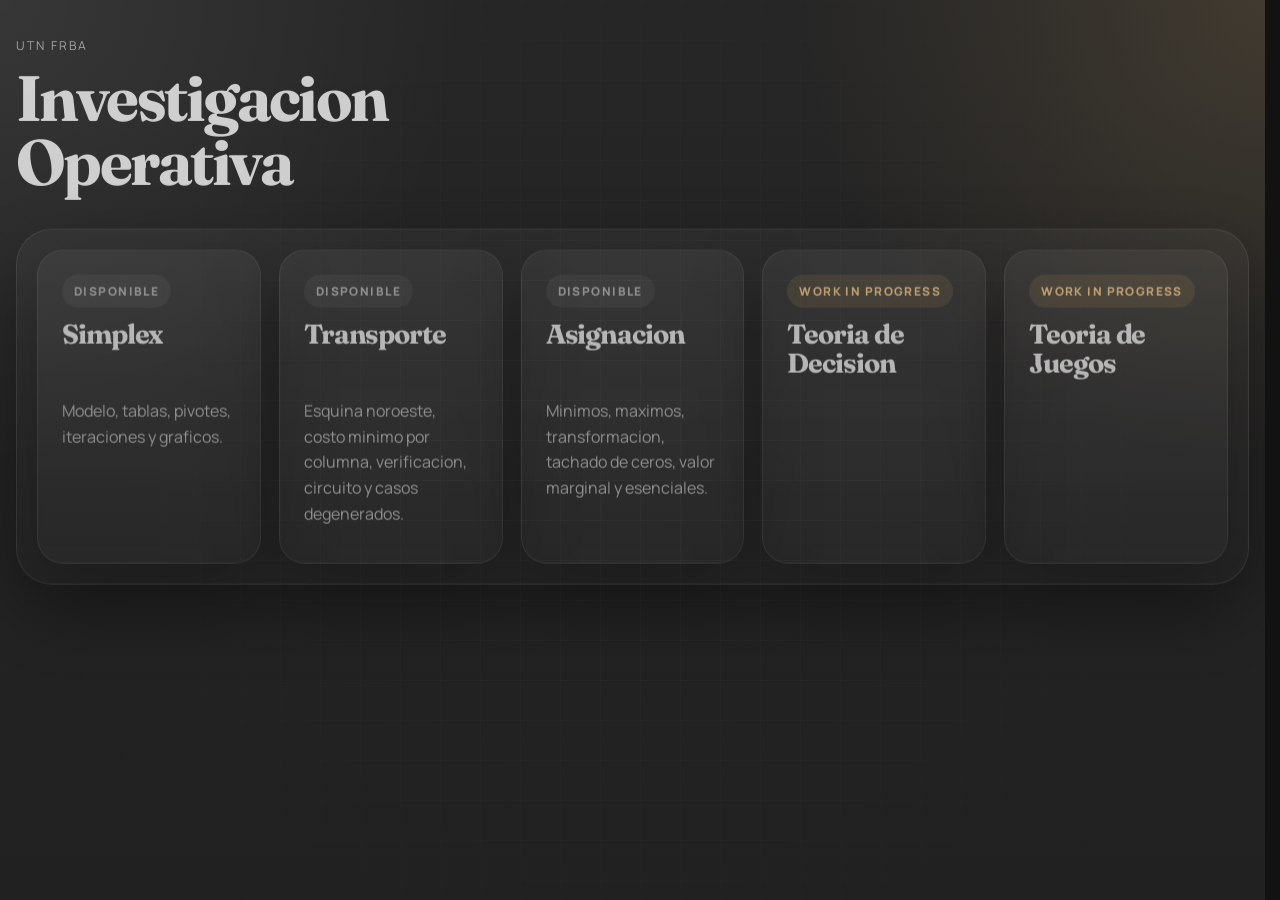
<file: index.html>
<!DOCTYPE html>
<html lang="es">
<head>
  <meta charset="UTF-8">
  <meta name="viewport" content="width=device-width, initial-scale=1.0">
  <meta http-equiv="refresh" content="0; url=./home/">
  <title>Investigacion Operativa</title>
  <link rel="canonical" href="./home/">
</head>
<body>
  <p>Redirigiendo a <a href="./home/">Inicio</a>.</p>
</body>
</html>
</file>
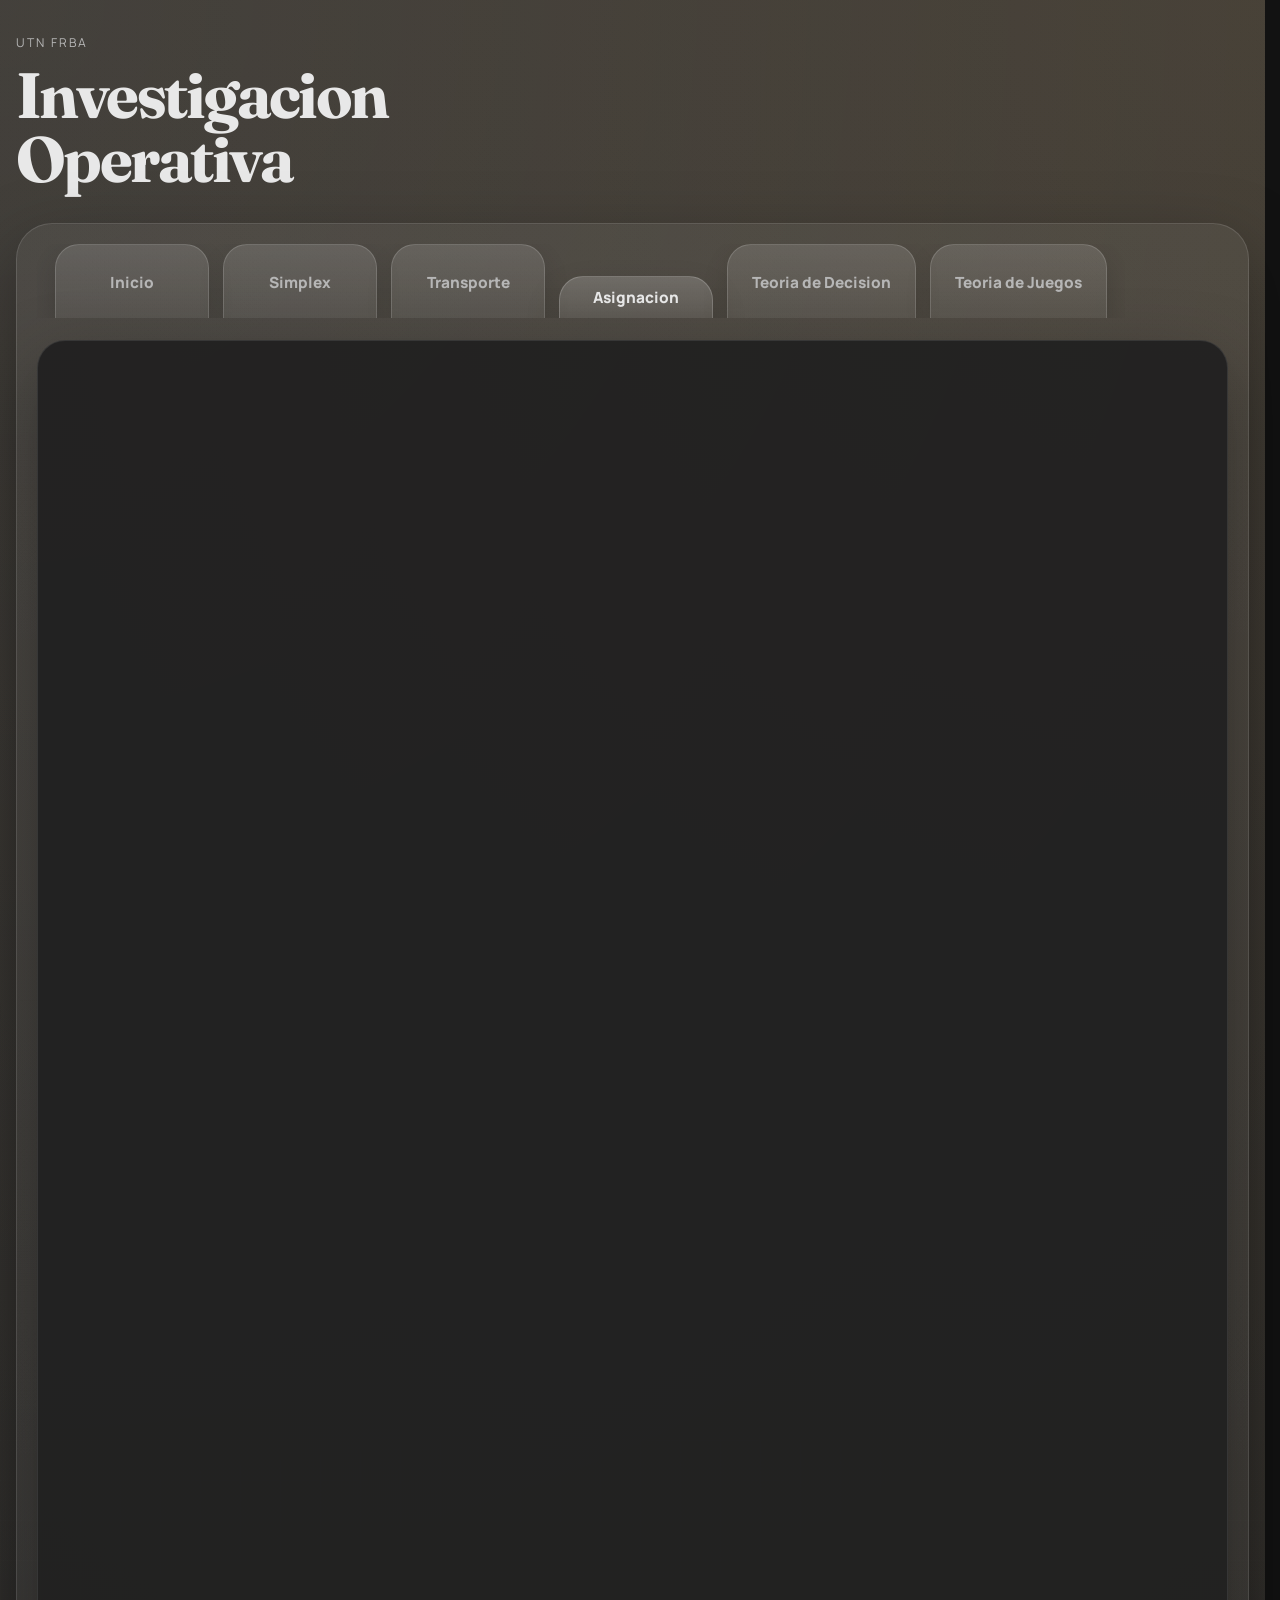
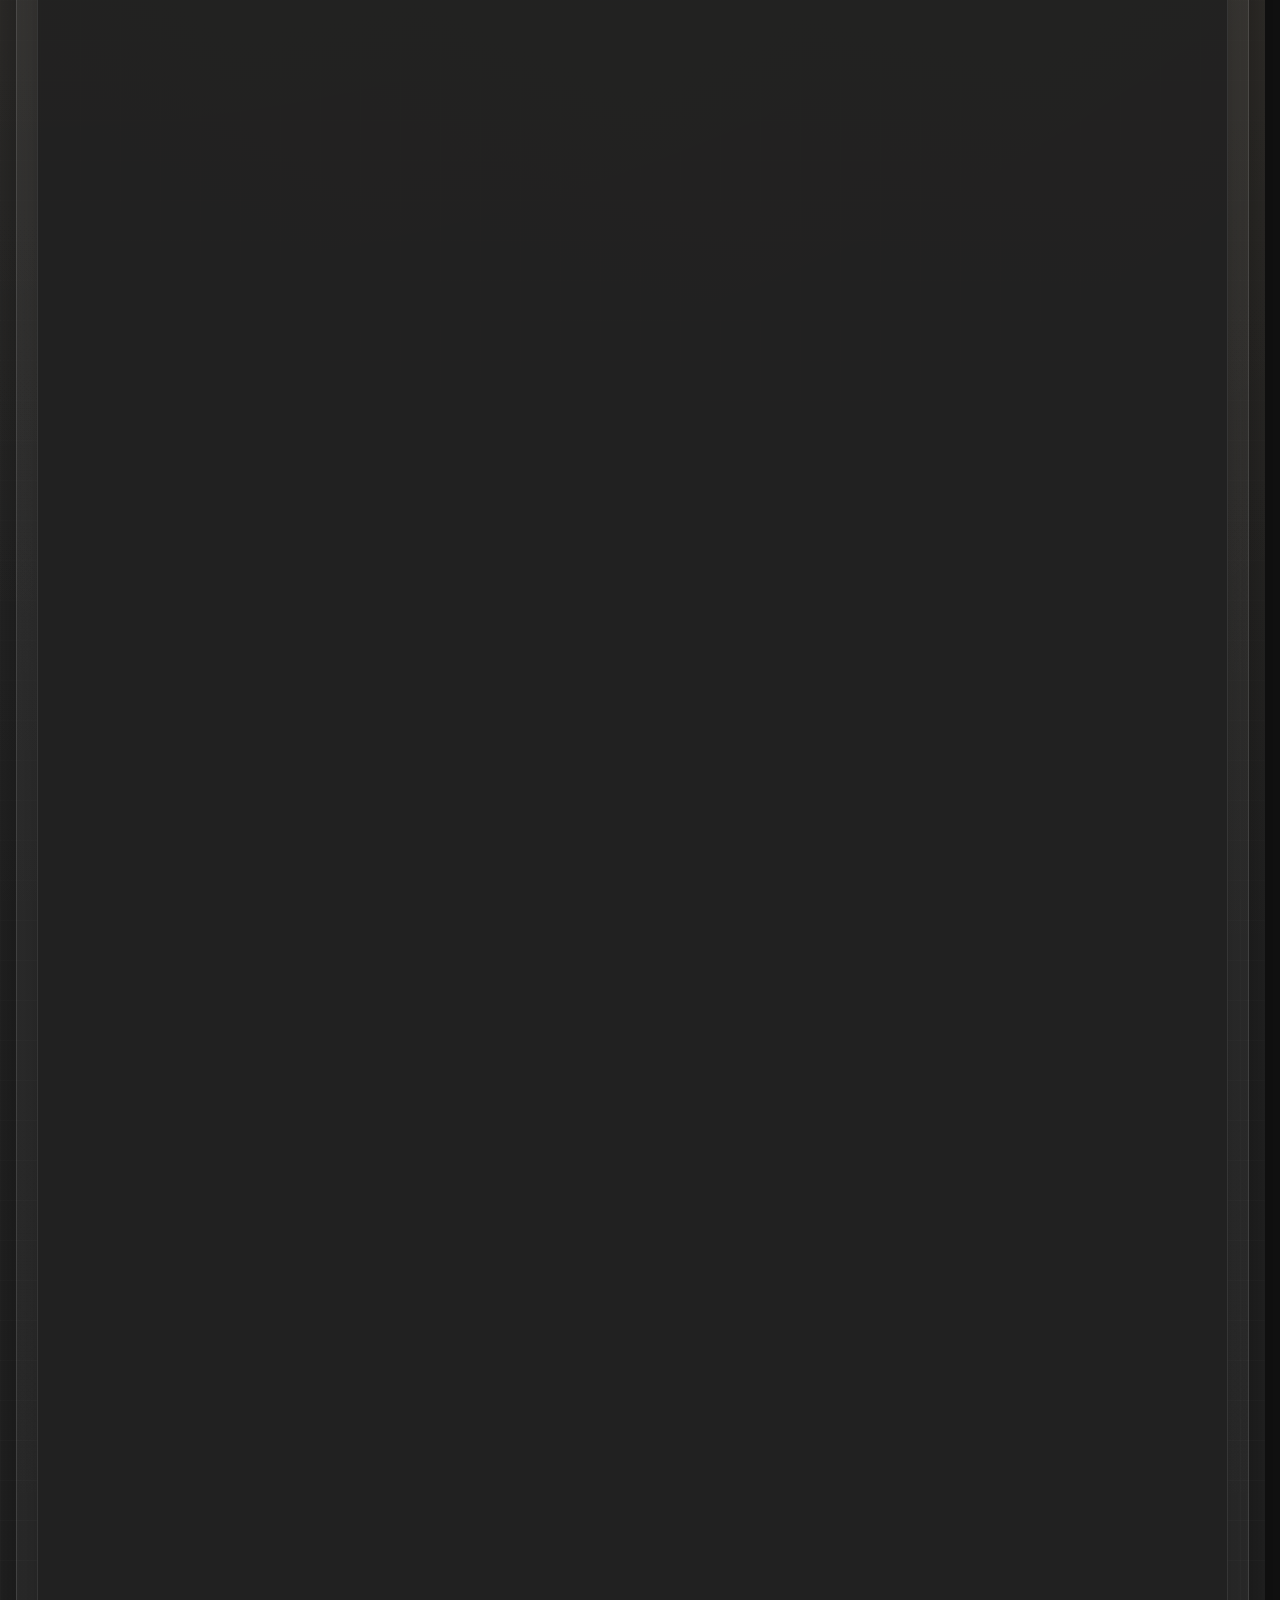
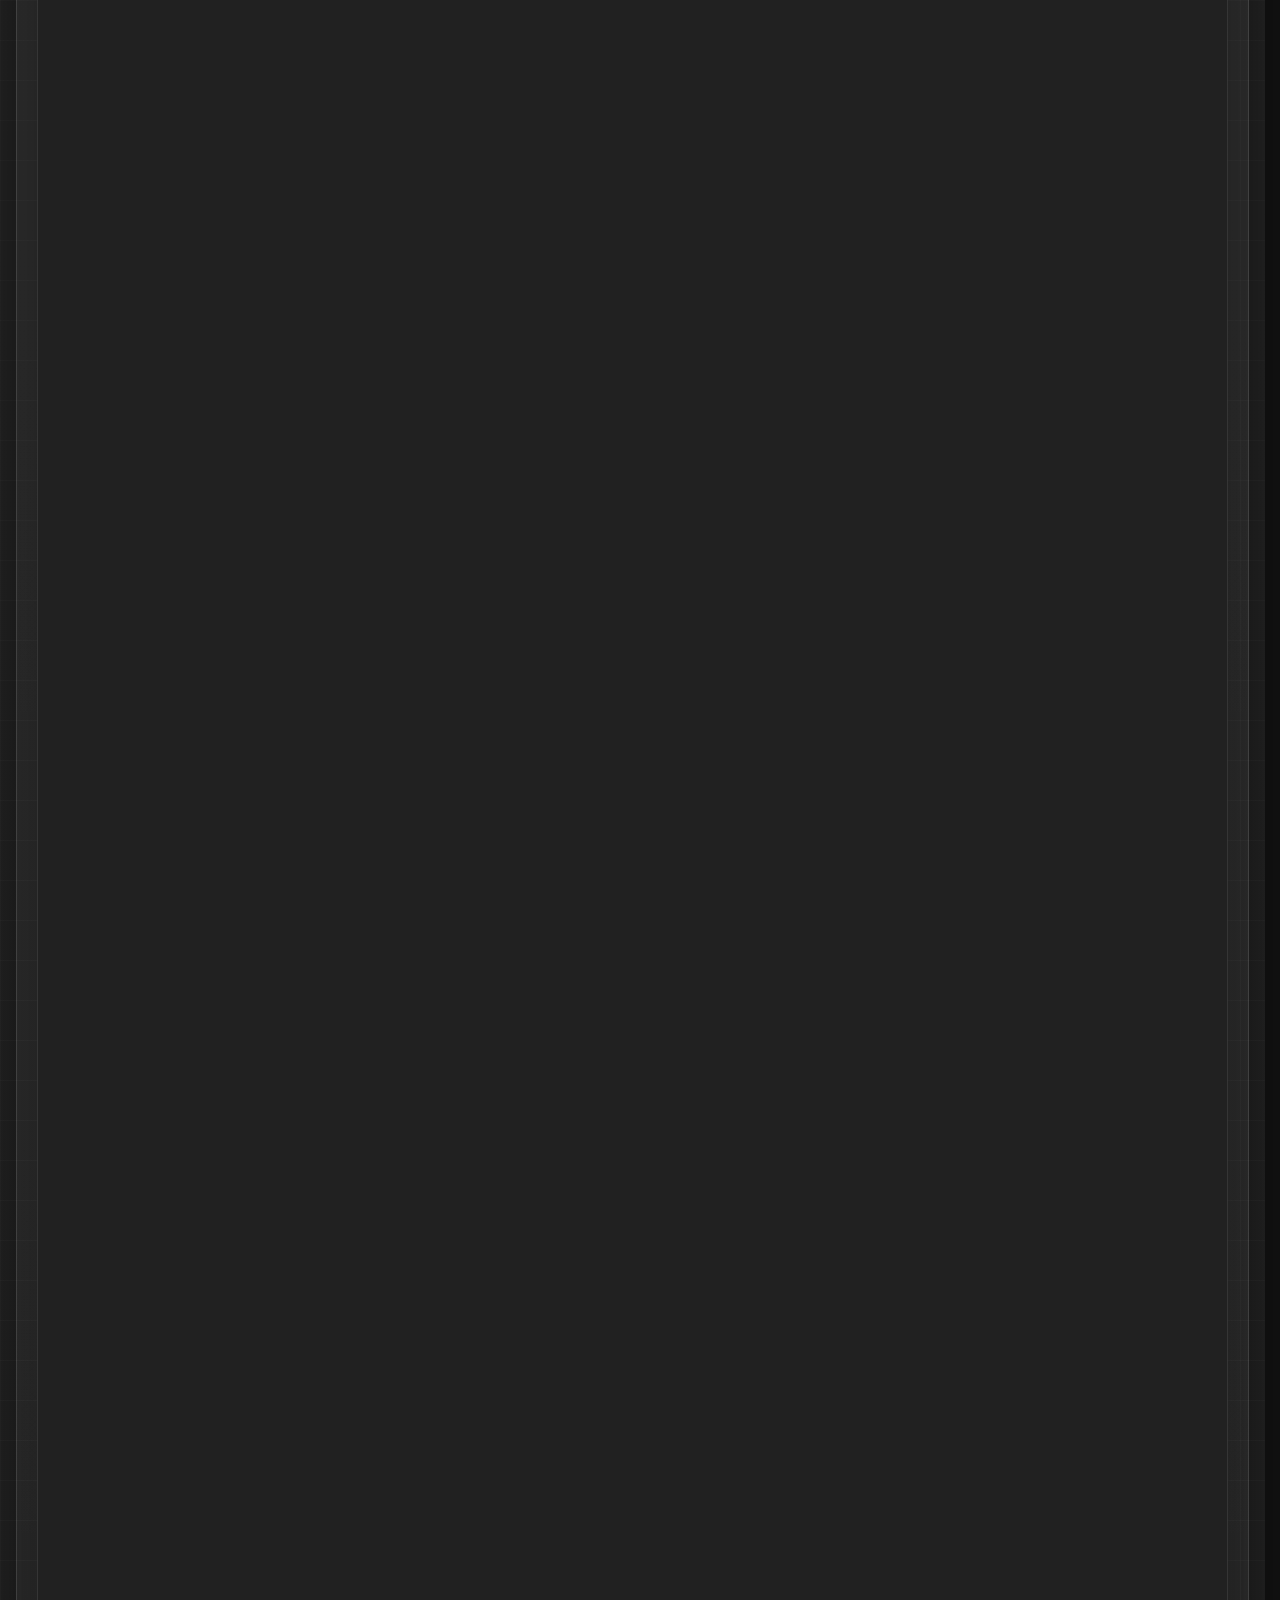
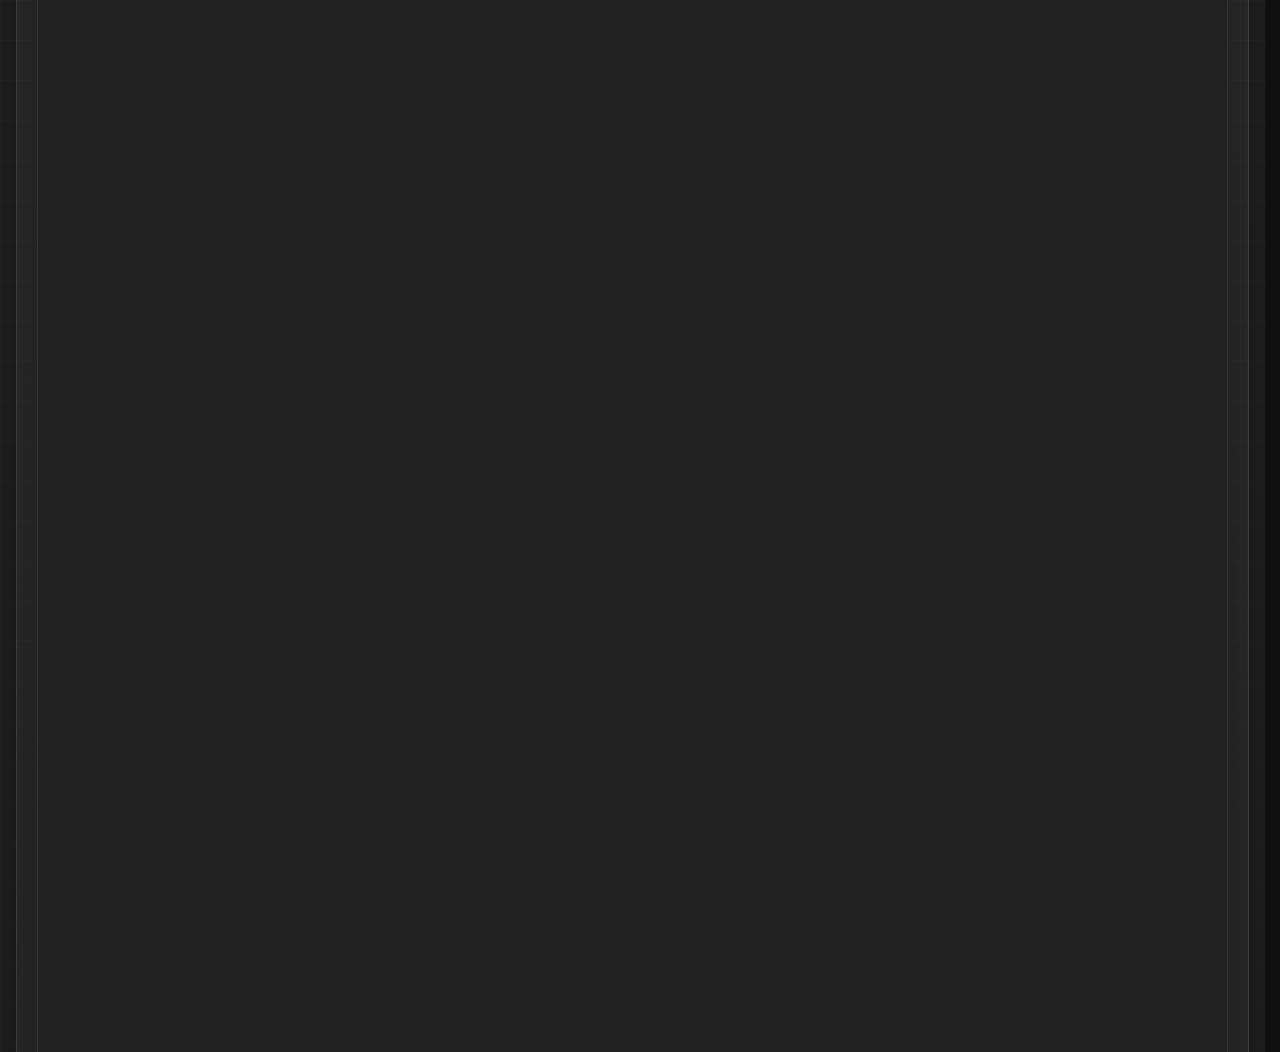
<file: asignacion/index.html>
<!DOCTYPE html>
<html lang="es">
<head>
  <meta charset="UTF-8">
  <meta name="viewport" content="width=device-width, initial-scale=1.0">
  <meta name="theme-color" content="#09110f">
  <title>Investigacion Operativa | Asignacion</title>
  <link rel="icon" type="image/x-icon" href="../favicon.ico">
  <script>
    if ("scrollRestoration" in history) {
      history.scrollRestoration = "manual";
    }
  </script>
  <link rel="preconnect" href="https://fonts.googleapis.com">
  <link rel="preconnect" href="https://fonts.gstatic.com" crossorigin>
  <link href="https://fonts.googleapis.com/css2?family=Fraunces:opsz,wght@9..144,600;9..144,700&family=Manrope:wght@400;500;600;700;800&display=swap" rel="stylesheet">
  <link rel="stylesheet" href="../styles.css?v=20260517n">
</head>
<body>
  <div class="app-shell">
    <main class="workspace">
      <section class="page-header reveal">
        <div class="page-header-bar">
          <div class="section-heading">
            <p class="section-kicker">UTN FRBA</p>
            <h1>Investigacion Operativa</h1>
          </div>
        </div>
      </section>

      <section class="route-shell reveal">
        <nav class="route-strip" aria-label="Temas">
          <a class="route-link" href="../home/">Inicio</a>
          <a class="route-link" href="../simplex/">Simplex</a>
          <a class="route-link" href="../transporte/">Transporte</a>
          <a class="route-link is-active" href="../asignacion/">Asignacion</a>
          <a class="route-link" href="../decision/">Teoria de Decision</a>
          <a class="route-link" href="../juegos/">Teoria de Juegos</a>
        </nav>

        <div class="route-panel">
          <section class="results transport-panel">
            <form id="assignment-form" class="transport-form">
              <input id="assignment-row-count" type="hidden" value="5">
              <input id="assignment-column-count" type="hidden" value="5">
              <div class="zone-head transport-toolbar assignment-toolbar">
                <div class="assignment-toolbar-stack">
                  <div class="assignment-toolbar-row assignment-toolbar-row-primary">
                    <div class="display-mode-toggle assignment-mode-toggle">
                      <span class="display-mode-label">Resolver como</span>
                      <div class="display-mode-buttons" role="group" aria-label="Tipo de resolucion para asignacion">
                        <button class="display-mode-button" type="button" data-assignment-mode="min" aria-pressed="true">
                          Minimo
                        </button>
                        <button class="display-mode-button" type="button" data-assignment-mode="max" aria-pressed="false">
                          Maximo
                        </button>
                      </div>
                    </div>
                  </div>
                  <div class="assignment-toolbar-row assignment-toolbar-row-secondary">
                    <div class="transport-action-row">
                      <div class="display-mode-toggle assignment-examples-toggle">
                        <span class="display-mode-label">Ejemplos</span>
                        <div class="display-mode-buttons assignment-example-buttons" role="group" aria-label="Ejemplos de asignacion">
                          <button id="assignment-load-minimum-button" class="display-mode-button assignment-example-button" type="button" data-assignment-example="minimum">
                            Ejercicio de minimos
                          </button>
                          <button id="assignment-load-maximum-button" class="display-mode-button assignment-example-button" type="button" data-assignment-example="maximum">
                            Ejercicio de maximos
                          </button>
                        </div>
                      </div>
                      <button id="assignment-clear-button" class="button secondary transport-clear-button assignment-clear-button" type="button">
                        Limpiar Tabla
                      </button>
                    </div>
                  </div>
                </div>
              </div>

              <div id="assignment-grid" class="transport-grid"></div>
            </form>
            <div id="assignment-results" class="transport-results"></div>
          </section>
        </div>
      </section>
    </main>
  </div>
  <script src="./script.js?v=20260518b"></script>
</body>
</html>
</file>
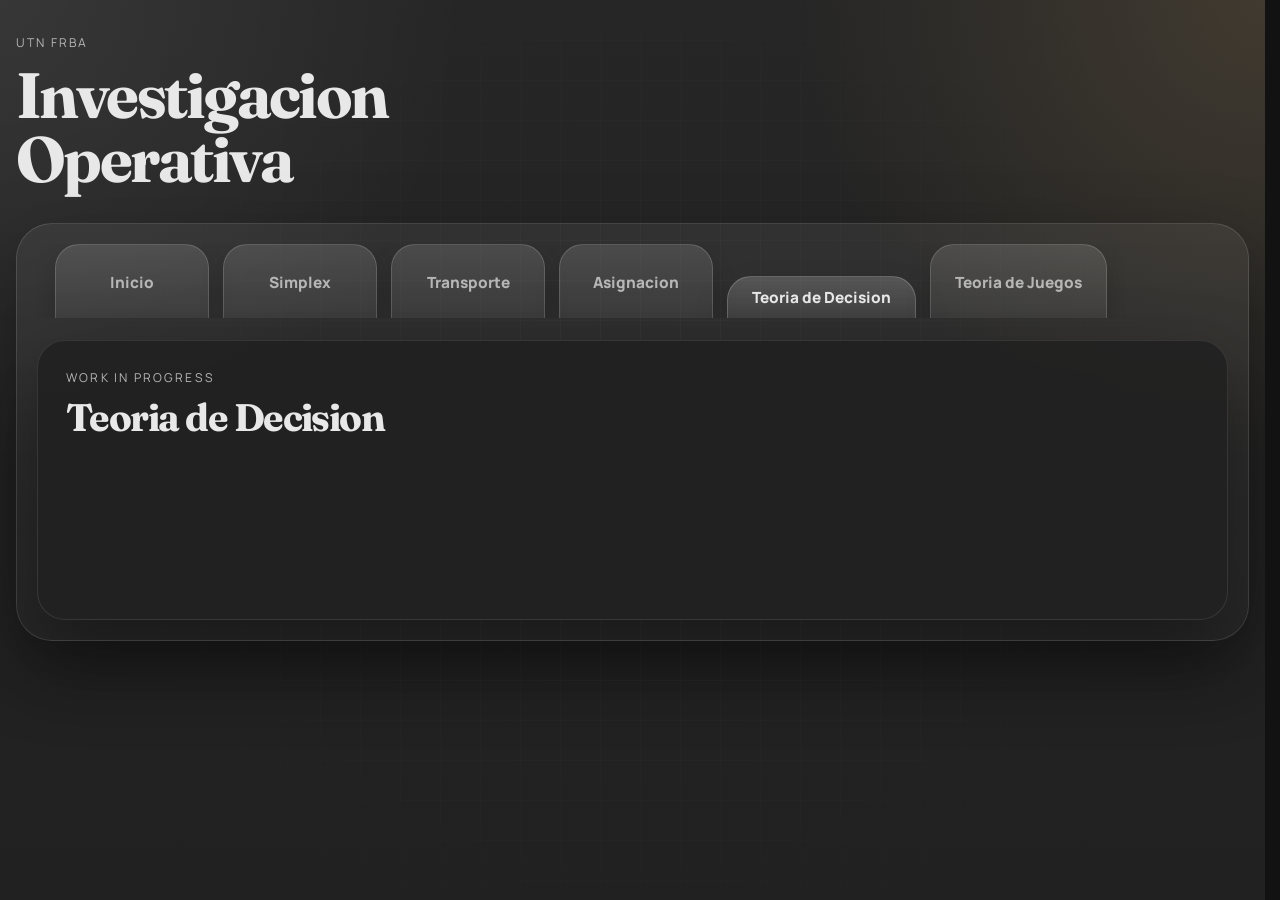
<file: decision/index.html>
<!DOCTYPE html>
<html lang="es">
<head>
  <meta charset="UTF-8">
  <meta name="viewport" content="width=device-width, initial-scale=1.0">
  <meta name="theme-color" content="#09110f">
  <title>Investigacion Operativa | Teoria de Decision</title>
  <link rel="icon" type="image/x-icon" href="../favicon.ico">
  <link rel="preconnect" href="https://fonts.googleapis.com">
  <link rel="preconnect" href="https://fonts.gstatic.com" crossorigin>
  <link href="https://fonts.googleapis.com/css2?family=Fraunces:opsz,wght@9..144,600;9..144,700&family=Manrope:wght@400;500;600;700;800&display=swap" rel="stylesheet">
  <link rel="stylesheet" href="../styles.css?v=20260510b">
</head>
<body>
  <div class="app-shell">
    <main class="workspace">
      <section class="page-header reveal">
        <div class="page-header-bar">
          <div class="section-heading">
            <p class="section-kicker">UTN FRBA</p>
            <h1>Investigacion Operativa</h1>
          </div>
        </div>
      </section>

      <section class="route-shell reveal">
        <nav class="route-strip" aria-label="Temas">
          <a class="route-link" href="../home/">Inicio</a>
          <a class="route-link" href="../simplex/">Simplex</a>
          <a class="route-link" href="../transporte/">Transporte</a>
          <a class="route-link" href="../asignacion/">Asignacion</a>
          <a class="route-link is-active" href="../decision/">Teoria de Decision</a>
          <a class="route-link" href="../juegos/">Teoria de Juegos</a>
        </nav>

        <section class="results wip-panel route-panel">
          <div class="section-heading">
            <p class="section-kicker">Work In Progress</p>
            <h2>Teoria de Decision</h2>
          </div>
        </section>
      </section>
    </main>
  </div>
</body>
</html>
</file>
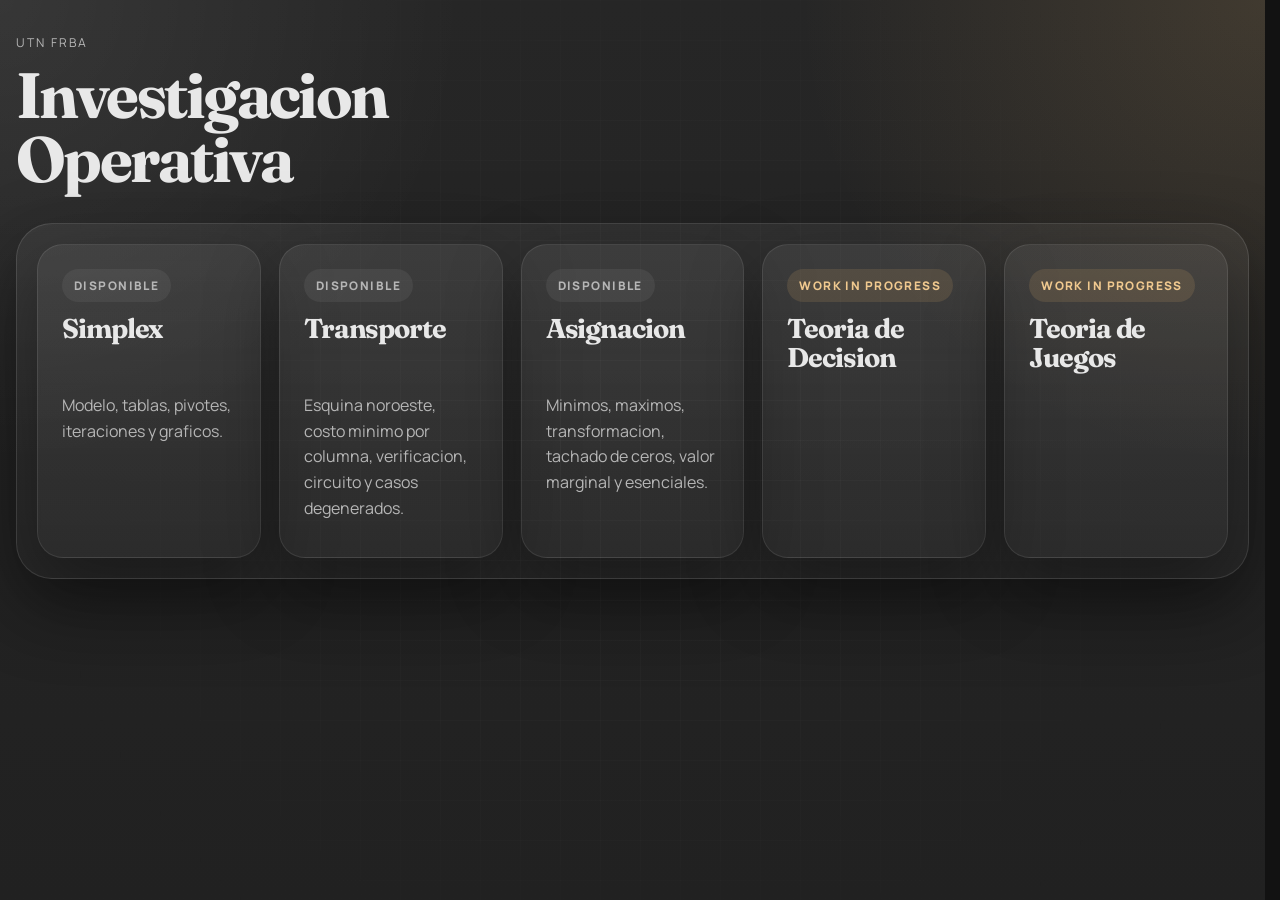
<file: home/index.html>
<!DOCTYPE html>
<html lang="es">
<head>
  <meta charset="UTF-8">
  <meta name="viewport" content="width=device-width, initial-scale=1.0">
  <meta name="theme-color" content="#09110f">
  <title>Investigacion Operativa</title>
  <link rel="icon" type="image/x-icon" href="../favicon.ico">
  <link rel="preconnect" href="https://fonts.googleapis.com">
  <link rel="preconnect" href="https://fonts.gstatic.com" crossorigin>
  <link href="https://fonts.googleapis.com/css2?family=Fraunces:opsz,wght@9..144,600;9..144,700&family=Manrope:wght@400;500;600;700;800&display=swap" rel="stylesheet">
  <link rel="stylesheet" href="../styles.css?v=20260518a">
</head>
<body>
  <div class="app-shell">
    <main class="workspace">
      <section class="page-header reveal">
        <div class="page-header-bar">
          <div class="section-heading">
            <p class="section-kicker">UTN FRBA</p>
            <h1>Investigacion Operativa</h1>
          </div>
        </div>
      </section>

      <section class="route-shell reveal">
        <section class="route-panel">
          <div class="topic-grid">
            <a class="topic-link-card" href="../simplex/">
              <span class="topic-tag">Disponible</span>
              <h2>Simplex</h2>
              <p>Modelo, tablas, pivotes, iteraciones y graficos.</p>
            </a>

            <a class="topic-link-card" href="../transporte/">
              <span class="topic-tag">Disponible</span>
              <h2>Transporte</h2>
              <p>Esquina noroeste, costo minimo por columna, verificacion, circuito y casos degenerados.</p>
            </a>

            <a class="topic-link-card" href="../asignacion/">
              <span class="topic-tag">Disponible</span>
              <h2>Asignacion</h2>
              <p>Minimos, maximos, transformacion, tachado de ceros, valor marginal y esenciales.</p>
            </a>

            <a class="topic-link-card is-wip" href="../decision/">
              <span class="topic-tag">Work In Progress</span>
              <h2>Teoria de Decision</h2>
            </a>

            <a class="topic-link-card is-wip" href="../juegos/">
              <span class="topic-tag">Work In Progress</span>
              <h2>Teoria de Juegos</h2>
            </a>
          </div>
        </section>
      </section>
    </main>
  </div>
</body>
</html>
</file>
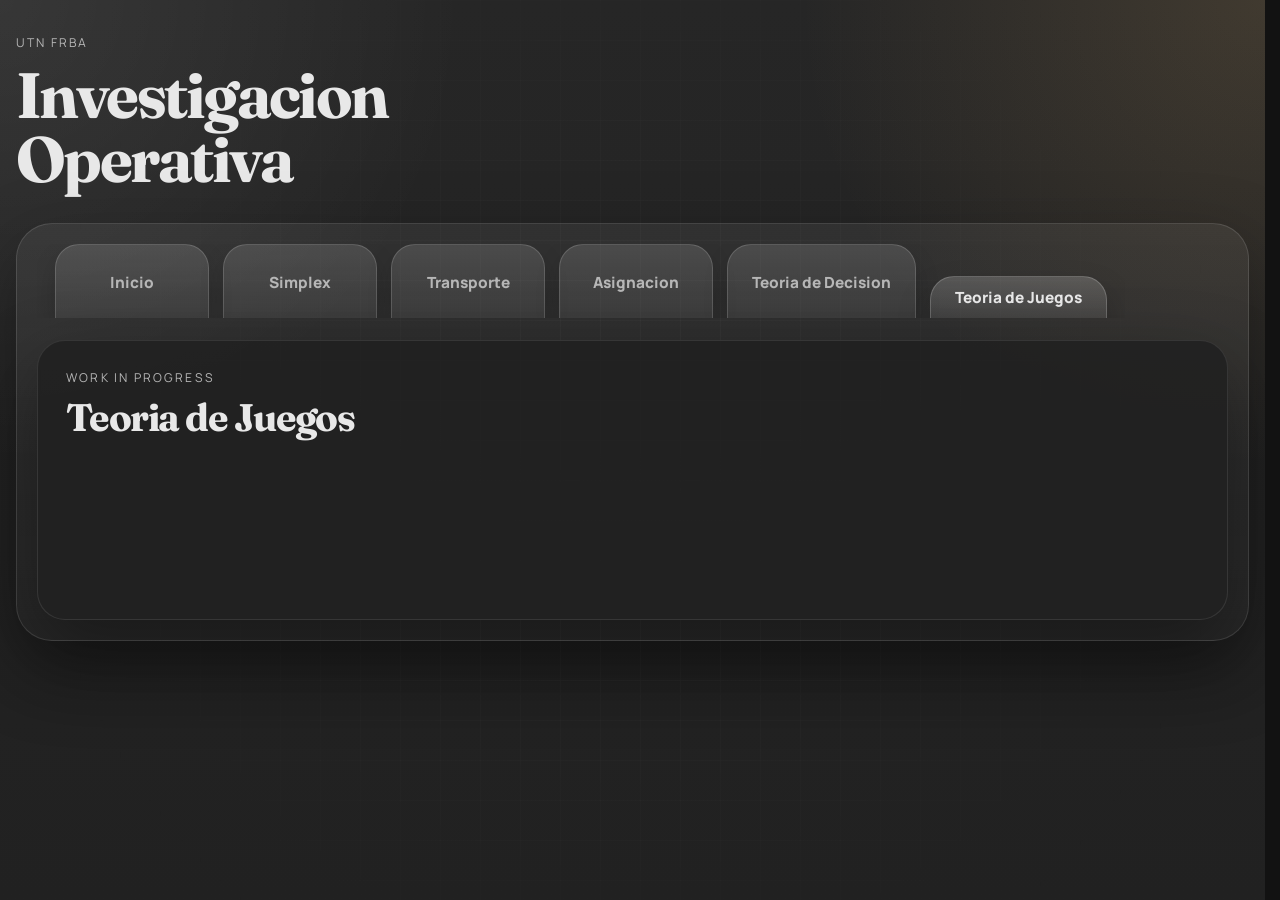
<file: juegos/index.html>
<!DOCTYPE html>
<html lang="es">
<head>
  <meta charset="UTF-8">
  <meta name="viewport" content="width=device-width, initial-scale=1.0">
  <meta name="theme-color" content="#09110f">
  <title>Investigacion Operativa | Teoria de Juegos</title>
  <link rel="icon" type="image/x-icon" href="../favicon.ico">
  <link rel="preconnect" href="https://fonts.googleapis.com">
  <link rel="preconnect" href="https://fonts.gstatic.com" crossorigin>
  <link href="https://fonts.googleapis.com/css2?family=Fraunces:opsz,wght@9..144,600;9..144,700&family=Manrope:wght@400;500;600;700;800&display=swap" rel="stylesheet">
  <link rel="stylesheet" href="../styles.css?v=20260510b">
</head>
<body>
  <div class="app-shell">
    <main class="workspace">
      <section class="page-header reveal">
        <div class="page-header-bar">
          <div class="section-heading">
            <p class="section-kicker">UTN FRBA</p>
            <h1>Investigacion Operativa</h1>
          </div>
        </div>
      </section>

      <section class="route-shell reveal">
        <nav class="route-strip" aria-label="Temas">
          <a class="route-link" href="../home/">Inicio</a>
          <a class="route-link" href="../simplex/">Simplex</a>
          <a class="route-link" href="../transporte/">Transporte</a>
          <a class="route-link" href="../asignacion/">Asignacion</a>
          <a class="route-link" href="../decision/">Teoria de Decision</a>
          <a class="route-link is-active" href="../juegos/">Teoria de Juegos</a>
        </nav>

        <section class="results wip-panel route-panel">
          <div class="section-heading">
            <p class="section-kicker">Work In Progress</p>
            <h2>Teoria de Juegos</h2>
          </div>
        </section>
      </section>
    </main>
  </div>
</body>
</html>
</file>
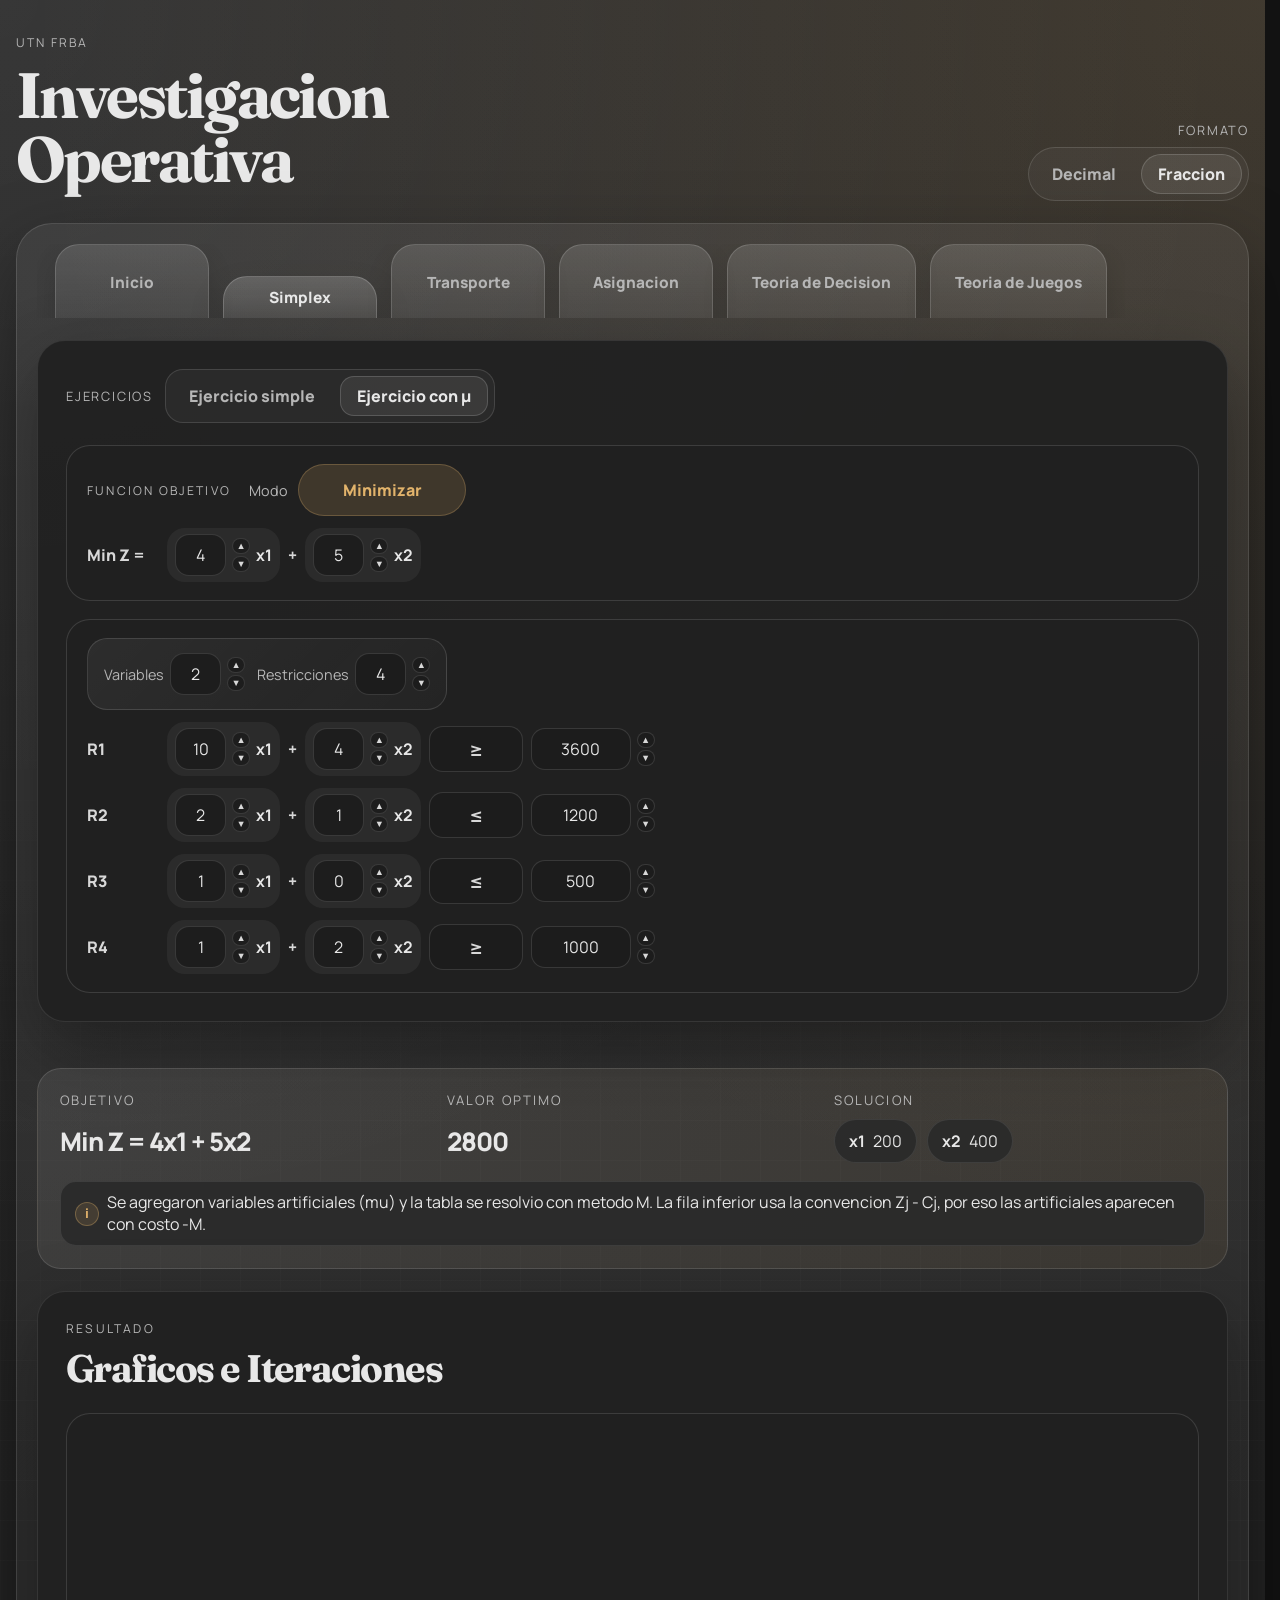
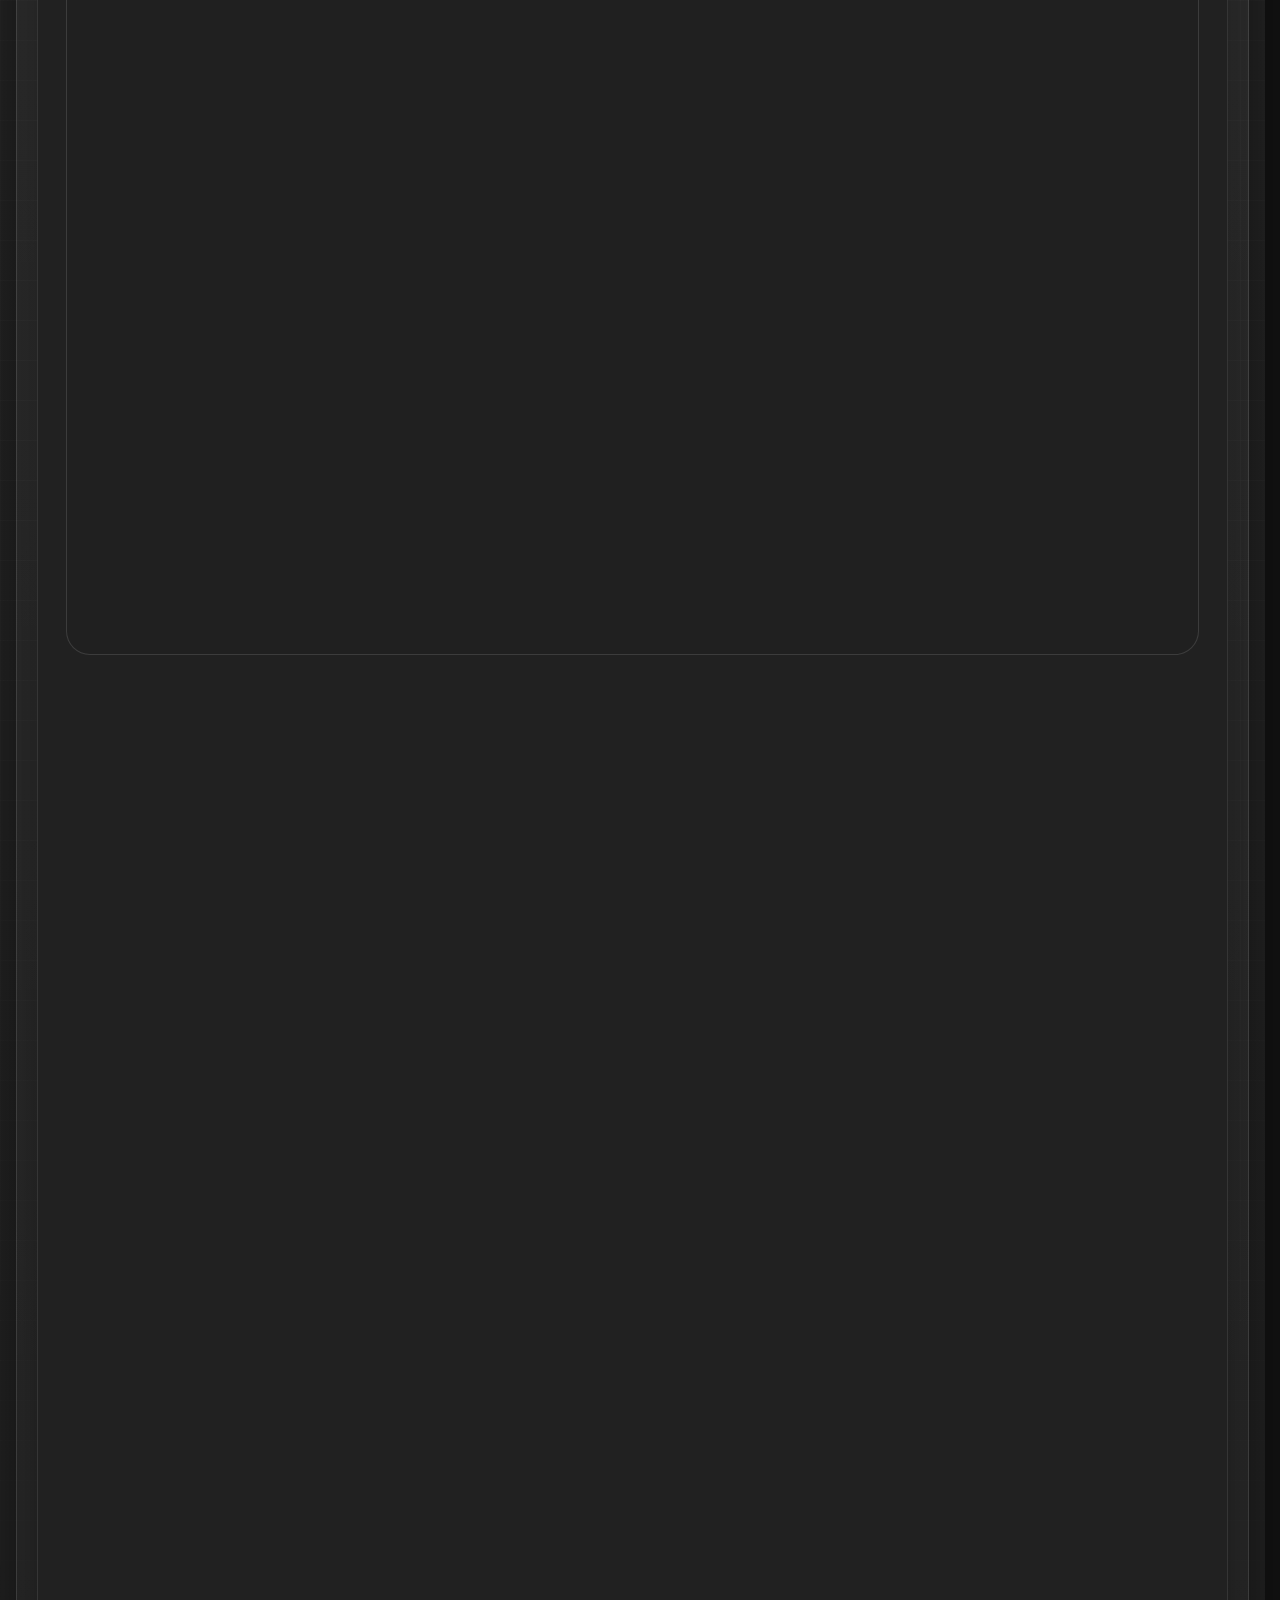
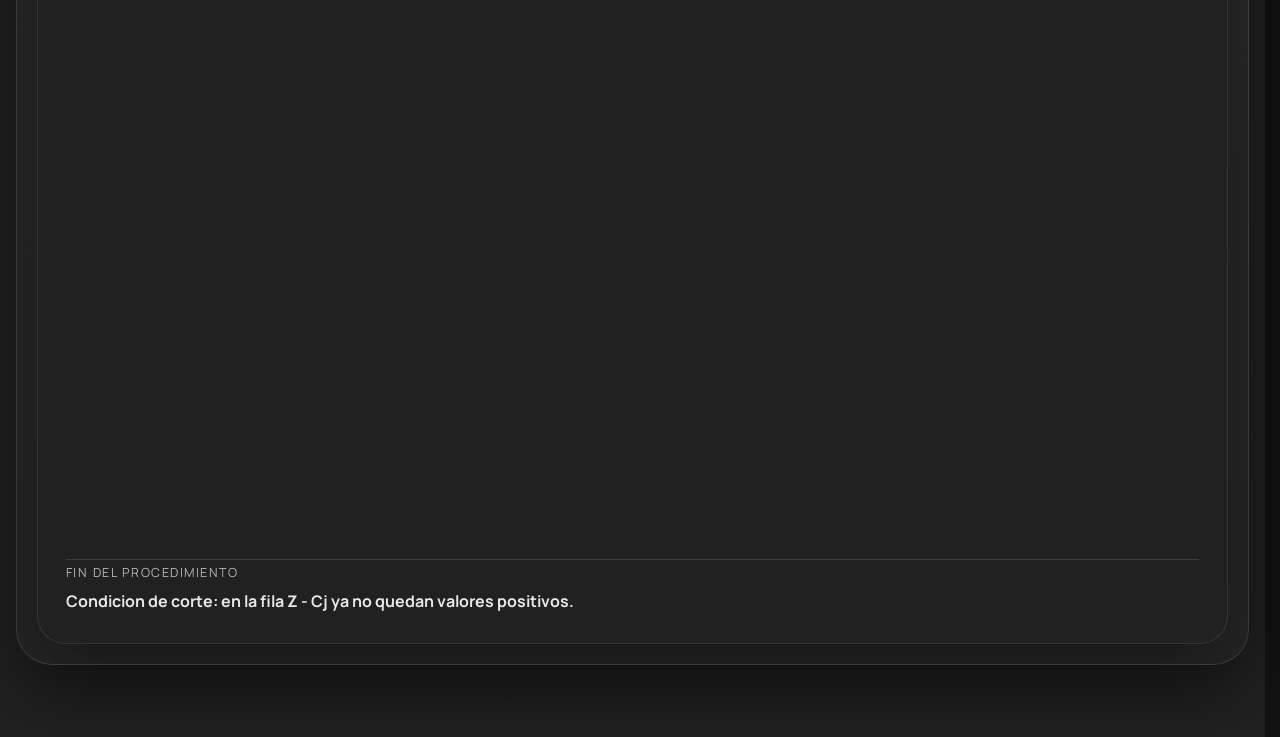
<file: simplex/index.html>
<!DOCTYPE html>
<html lang="es">
<head>
  <meta charset="UTF-8">
  <meta name="viewport" content="width=device-width, initial-scale=1.0">
  <meta name="theme-color" content="#09110f">
  <title>Investigacion Operativa | Simplex</title>
  <link rel="icon" type="image/x-icon" href="../favicon.ico">
  <script>
    if ("scrollRestoration" in history) {
      history.scrollRestoration = "manual";
    }
  </script>
  <link rel="preconnect" href="https://fonts.googleapis.com">
  <link rel="preconnect" href="https://fonts.gstatic.com" crossorigin>
  <link href="https://fonts.googleapis.com/css2?family=Fraunces:opsz,wght@9..144,600;9..144,700&family=Manrope:wght@400;500;600;700;800&display=swap" rel="stylesheet">
  <link rel="stylesheet" href="../styles.css?v=20260518a">
</head>
<body>
  <div class="app-shell">
    <main class="workspace">
      <section class="page-header reveal">
        <div class="page-header-bar">
          <div class="section-heading">
            <p class="section-kicker">UTN FRBA</p>
            <h1>Investigacion Operativa</h1>
          </div>
          <div class="display-mode-toggle" role="group" aria-label="Formato numerico">
            <span class="display-mode-label">Formato</span>
            <div class="display-mode-buttons">
              <button id="display-decimal" class="display-mode-button" type="button" data-display-mode="decimal" aria-pressed="false">Decimal</button>
              <button id="display-fraction" class="display-mode-button is-active" type="button" data-display-mode="fraction" aria-pressed="true">Fraccion</button>
            </div>
          </div>
        </div>
      </section>

      <section class="route-shell reveal">
        <nav class="route-strip" aria-label="Temas">
          <a class="route-link" href="../home/">Inicio</a>
          <a class="route-link is-active" href="../simplex/">Simplex</a>
          <a class="route-link" href="../transporte/">Transporte</a>
          <a class="route-link" href="../asignacion/">Asignacion</a>
          <a class="route-link" href="../decision/">Teoria de Decision</a>
          <a class="route-link" href="../juegos/">Teoria de Juegos</a>
        </nav>

        <div class="route-panel">
          <section class="composer">
            <div class="simplex-preset-toggle" role="group" aria-label="Ejercicios de simplex">
              <span class="display-mode-label">Ejercicios</span>
              <div class="display-mode-buttons simplex-preset-buttons">
                <button class="display-mode-button" type="button" data-simplex-preset="simple" aria-pressed="false">Ejercicio simple</button>
                <button class="display-mode-button is-active" type="button" data-simplex-preset="mu" aria-pressed="true">Ejercicio con &mu;</button>
              </div>
            </div>

            <form id="simplex-form" class="model-form">
              <section class="equation-zone">
                <div class="zone-head compact-zone-head">
                  <p class="zone-label">Funcion objetivo</p>
                  <div class="field inline-field objective-mode-field">
                    <span>Modo</span>
                    <button id="objective-toggle" class="button secondary objective-toggle" type="button" aria-label="Cambiar entre maximizar y minimizar"></button>
                  </div>
                </div>
                <div id="objective-expression" class="equation-grid"></div>
              </section>

              <section class="equation-zone">
                <div class="zone-head compact-zone-head">
                  <div class="dimension-bar embedded-dimension-bar" role="group" aria-label="Dimensiones del modelo">
                    <label class="field inline-count-field">
                      <span>Variables</span>
                      <input id="variable-count" class="compact-number-input dimension-input" type="number" min="1" max="10" step="1" value="2" aria-label="Cantidad de variables">
                      <span class="mini-stepper">
                        <button class="mini-stepper-button" type="button" data-delta="1" aria-label="Aumentar cantidad de variables" title="Aumentar cantidad de variables">&#9650;</button>
                        <button class="mini-stepper-button" type="button" data-delta="-1" aria-label="Reducir cantidad de variables" title="Reducir cantidad de variables">&#9660;</button>
                      </span>
                    </label>
                    <label class="field inline-count-field">
                      <span>Restricciones</span>
                      <input id="constraint-count" class="compact-number-input dimension-input" type="number" min="1" max="10" step="1" value="4" aria-label="Cantidad de restricciones">
                      <span class="mini-stepper">
                        <button class="mini-stepper-button" type="button" data-delta="1" aria-label="Aumentar cantidad de restricciones" title="Aumentar cantidad de restricciones">&#9650;</button>
                        <button class="mini-stepper-button" type="button" data-delta="-1" aria-label="Reducir cantidad de restricciones" title="Reducir cantidad de restricciones">&#9660;</button>
                      </span>
                    </label>
                  </div>
                </div>
                <div id="constraints-list" class="constraint-list"></div>
              </section>
            </form>
          </section>

          <div id="result-summary" class="result-summary empty-state">
            Ajusta el modelo para ver automaticamente las tablas, pivotes y la solucion.
          </div>

          <section class="results" id="results-section">
            <div class="section-heading results-heading">
              <p class="section-kicker">Resultado</p>
              <h2>Graficos e Iteraciones</h2>
            </div>

            <div id="graph-panel" class="graph-panel hidden"></div>
            <div id="iteration-groups" class="iteration-groups"></div>
          </section>
        </div>
      </section>
    </main>
  </div>

  <script src="./script.js?v=20260518b"></script>
</body>
</html>
</file>
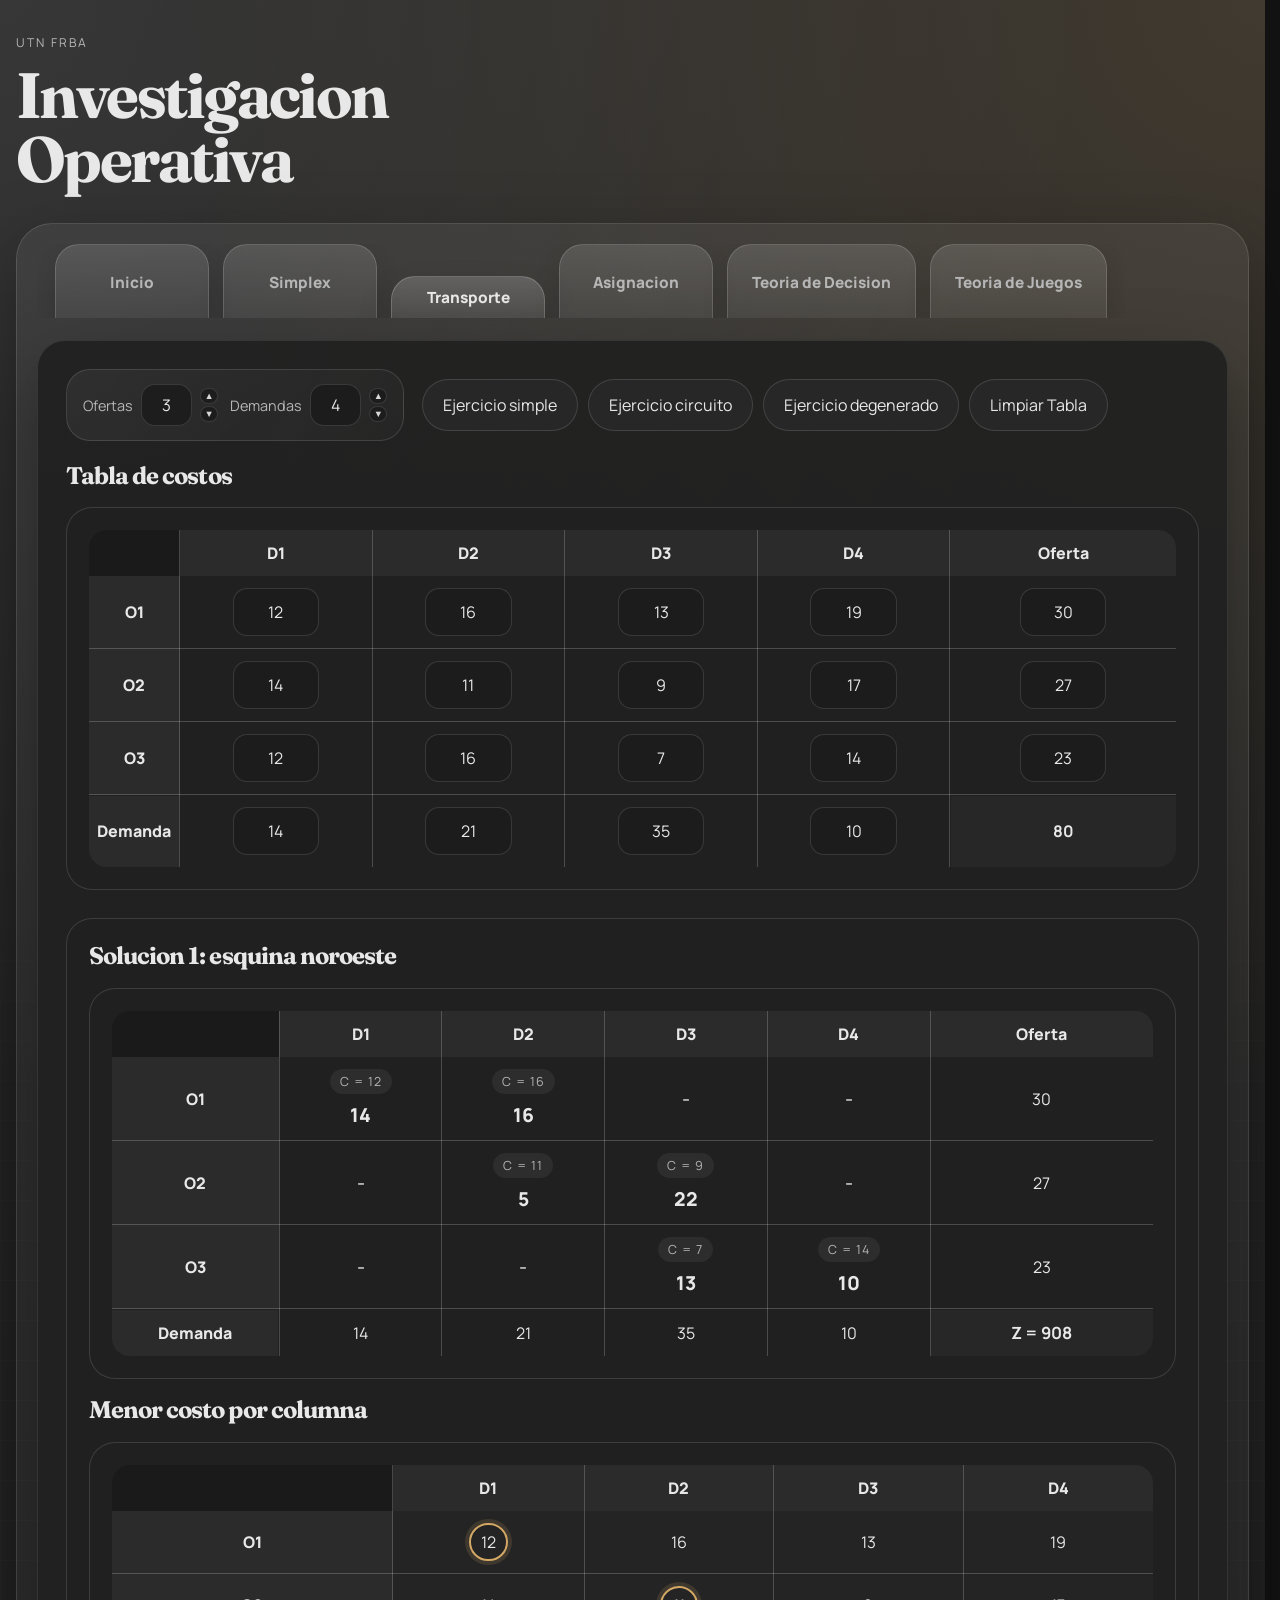
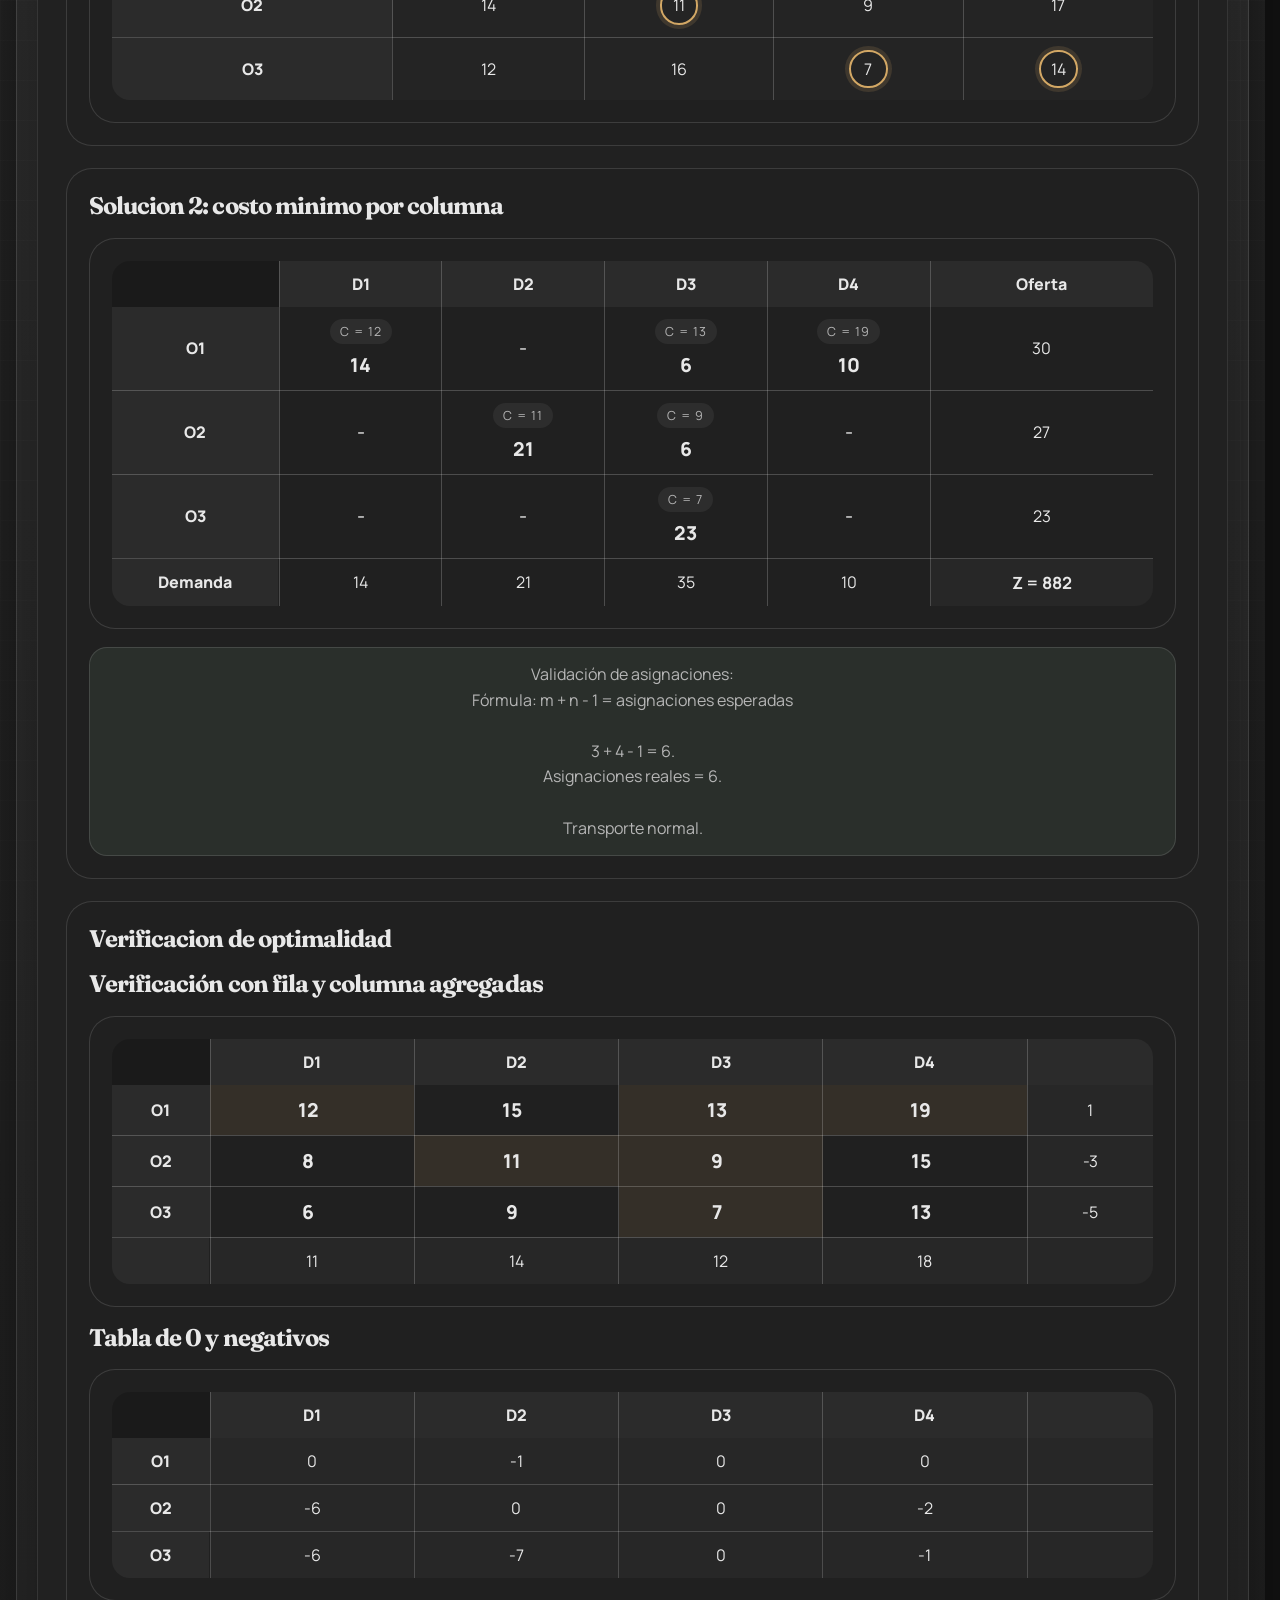
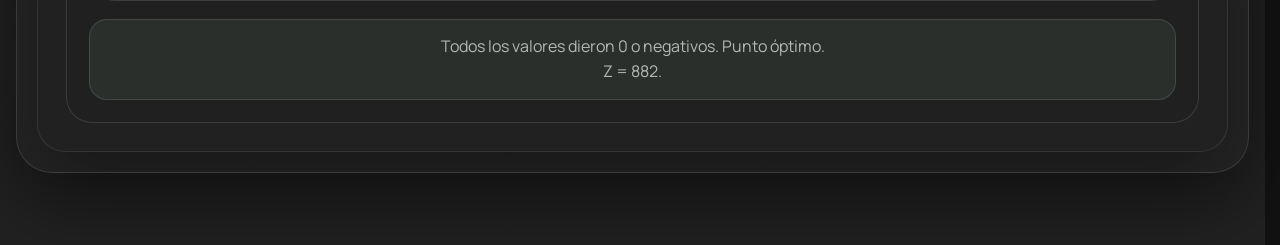
<file: transporte/index.html>
<!DOCTYPE html>
<html lang="es">
<head>
  <meta charset="UTF-8">
  <meta name="viewport" content="width=device-width, initial-scale=1.0">
  <meta name="theme-color" content="#09110f">
  <title>Investigacion Operativa | Transporte</title>
  <link rel="icon" type="image/x-icon" href="../favicon.ico">
  <script>
    if ("scrollRestoration" in history) {
      history.scrollRestoration = "manual";
    }
  </script>
  <link rel="preconnect" href="https://fonts.googleapis.com">
  <link rel="preconnect" href="https://fonts.gstatic.com" crossorigin>
  <link href="https://fonts.googleapis.com/css2?family=Fraunces:opsz,wght@9..144,600;9..144,700&family=Manrope:wght@400;500;600;700;800&display=swap" rel="stylesheet">
  <link rel="stylesheet" href="../styles.css?v=20260510b">
</head>
<body>
  <div class="app-shell">
    <main class="workspace">
      <section class="page-header reveal">
        <div class="page-header-bar">
          <div class="section-heading">
            <p class="section-kicker">UTN FRBA</p>
            <h1>Investigacion Operativa</h1>
          </div>
        </div>
      </section>

      <section class="route-shell reveal">
        <nav class="route-strip" aria-label="Temas">
          <a class="route-link" href="../home/">Inicio</a>
          <a class="route-link" href="../simplex/">Simplex</a>
          <a class="route-link is-active" href="../transporte/">Transporte</a>
          <a class="route-link" href="../asignacion/">Asignacion</a>
          <a class="route-link" href="../decision/">Teoria de Decision</a>
          <a class="route-link" href="../juegos/">Teoria de Juegos</a>
        </nav>

        <div class="route-panel">
          <section class="results transport-panel">
            <form id="transport-form" class="transport-form">
              <div class="zone-head transport-toolbar">
                <div class="dimension-bar transport-dimension-bar" role="group" aria-label="Dimensiones de transporte">
                  <label class="field inline-count-field">
                    <span>Ofertas</span>
                    <input id="transport-origin-count" class="compact-number-input dimension-input" type="number" min="1" max="6" step="1" value="3" aria-label="Cantidad de origenes">
                    <span class="mini-stepper">
                      <button class="mini-stepper-button" type="button" data-delta="1" aria-label="Aumentar cantidad de origenes" title="Aumentar cantidad de origenes">&#9650;</button>
                      <button class="mini-stepper-button" type="button" data-delta="-1" aria-label="Reducir cantidad de origenes" title="Reducir cantidad de origenes">&#9660;</button>
                    </span>
                  </label>
                  <label class="field inline-count-field">
                    <span>Demandas</span>
                    <input id="transport-destination-count" class="compact-number-input dimension-input" type="number" min="1" max="6" step="1" value="4" aria-label="Cantidad de destinos">
                    <span class="mini-stepper">
                      <button class="mini-stepper-button" type="button" data-delta="1" aria-label="Aumentar cantidad de destinos" title="Aumentar cantidad de destinos">&#9650;</button>
                      <button class="mini-stepper-button" type="button" data-delta="-1" aria-label="Reducir cantidad de destinos" title="Reducir cantidad de destinos">&#9660;</button>
                    </span>
                  </label>
                </div>
                <div class="transport-action-row">
                  <button id="transport-load-simple-button" class="button secondary transport-clear-button" type="button">
                    Ejercicio simple
                  </button>
                  <button id="transport-load-circuit-button" class="button secondary transport-clear-button" type="button">
                    Ejercicio circuito
                  </button>
                  <button id="transport-load-degenerate-button" class="button secondary transport-clear-button" type="button">
                    Ejercicio degenerado
                  </button>
                  <button id="transport-clear-button" class="button secondary transport-clear-button" type="button">
                    Limpiar Tabla
                  </button>
                </div>
              </div>

              <div id="transport-grid" class="transport-grid"></div>
            </form>
            <div id="transport-results" class="transport-results"></div>
          </section>
        </div>
      </section>
    </main>
  </div>

  <script src="./script.js?v=20260518b"></script>
</body>
</html>
</file>
<file: styles.css>
﻿:root {
  color-scheme: dark;
  --bg: #212121;
  --bg-strong: #2a2a2a;
  --panel: rgba(33, 33, 33, 0.84);
  --panel-strong: rgba(33, 33, 33, 0.94);
  --surface: rgba(42, 42, 42, 0.88);
  --surface-strong: rgba(33, 33, 33, 0.96);
  --surface-soft: rgba(33, 33, 33, 0.82);
  --input: rgba(28, 28, 28, 0.9);
  --text: #E8E8E8;
  --muted: #b6b6b6;
  --line: rgba(232, 232, 232, 0.14);
  --line-strong: rgba(232, 232, 232, 0.24);
  --panel-border: rgba(232, 232, 232, 0.1);
  --accent: #8f8f8f;
  --accent-strong: #d8d8d8;
  --accent-soft: rgba(180, 180, 180, 0.16);
  --warning: #e2b36b;
  --warning-soft: rgba(226, 179, 107, 0.16);
  --danger: #ff8f84;
  --danger-soft: rgba(255, 143, 132, 0.14);
  --shadow: 0 28px 72px rgba(0, 0, 0, 0.34);
  --graph-axis: #E8E8E8;
  --graph-label: #b6b6b6;
  --graph-vertex-fill: rgba(8, 13, 12, 0.96);
  --graph-vertex-active: #4a4a4a;
  --table-border: rgba(232, 232, 232, 0.22);
  --radius: 28px;
  --radius-small: 16px;
  --content-width: 1280px;
}

*,
*::before,
*::after {
  box-sizing: border-box;
}

html {
  scroll-behavior: smooth;
  scrollbar-gutter: stable;
}

body {
  margin: 0;
  position: relative;
  min-height: 100vh;
  overflow-x: clip;
  overflow-y: auto;
  font-family: "Manrope", sans-serif;
  color: var(--text);
  background:
    radial-gradient(circle at top left, rgba(255, 255, 255, 0.08), transparent 30%),
    radial-gradient(circle at top right, rgba(226, 179, 107, 0.14), transparent 30%),
    linear-gradient(180deg, #262626 0%, var(--bg) 100%);
}

body::before {
  content: "";
  position: absolute;
  inset: 0 0 auto;
  min-height: 100%;
  background-image:
    linear-gradient(rgba(232, 232, 232, 0.035) 1px, transparent 1px),
    linear-gradient(90deg, rgba(232, 232, 232, 0.035) 1px, transparent 1px);
  background-size: 40px 40px;
  mask-image: radial-gradient(circle at center, rgba(0, 0, 0, 0.92), transparent 82%);
  pointer-events: none;
  z-index: -1;
}

button,
input,
select {
  font: inherit;
}

code {
  font-family: "Manrope", sans-serif;
  font-weight: 700;
}

.app-shell {
  width: min(calc(100% - 32px), var(--content-width));
  margin: 0 auto;
  padding: 28px 0 72px;
}

.topbar {
  display: grid;
  grid-template-columns: minmax(0, 1.2fr) minmax(320px, 0.8fr);
  gap: 28px;
  align-items: end;
  padding: 24px 0 40px;
}

.brand-block {
  display: grid;
  gap: 10px;
}

.eyebrow,
.section-kicker,
.zone-label {
  margin: 0;
  font-size: 0.76rem;
  text-transform: uppercase;
  letter-spacing: 0.18em;
  color: var(--muted);
}

.brand-line {
  display: flex;
  align-items: center;
  gap: 14px;
}

.brand-mark {
  width: 18px;
  height: 18px;
  border-radius: 50%;
  background: linear-gradient(135deg, #9a9a9a 0%, #d2a247 100%);
  box-shadow: 0 0 0 6px rgba(255, 255, 255, 0.08);
}

.brand-name {
  font-family: "Fraunces", serif;
  font-size: clamp(2.3rem, 4vw, 4.5rem);
  line-height: 0.95;
  letter-spacing: -0.05em;
}

.topbar-copy {
  margin: 0;
  max-width: 42ch;
  font-size: 1rem;
  line-height: 1.7;
  color: var(--muted);
}

.workspace {
  display: grid;
  grid-template-columns: minmax(0, 1fr);
  gap: 22px;
}

.page-header {
  padding-top: 6px;
}

.page-header-bar {
  display: flex;
  flex-wrap: wrap;
  align-items: end;
  justify-content: space-between;
  gap: 18px;
}

.display-mode-toggle {
  display: grid;
  gap: 8px;
  justify-items: end;
}

.display-mode-label {
  font-size: 0.8rem;
  text-transform: uppercase;
  letter-spacing: 0.14em;
  color: var(--muted);
}

.display-mode-buttons {
  display: inline-flex;
  align-items: center;
  gap: 8px;
  padding: 6px;
  border-radius: 999px;
  border: 1px solid var(--line);
  background: rgba(255, 255, 255, 0.04);
}

.display-mode-button {
  min-height: 40px;
  padding: 0 16px;
  border: 1px solid transparent;
  border-radius: 999px;
  background: transparent;
  color: var(--muted);
  font-weight: 800;
  cursor: pointer;
  transition: background 180ms ease, border-color 180ms ease, color 180ms ease;
}

.display-mode-button:hover,
.display-mode-button:focus-visible {
  outline: none;
  color: var(--text);
  border-color: rgba(232, 232, 232, 0.12);
}

.display-mode-button.is-active {
  background: rgba(255, 255, 255, 0.08);
  border-color: rgba(232, 232, 232, 0.18);
  color: var(--text);
}

.simplex-preset-toggle {
  display: flex;
  flex-wrap: wrap;
  align-items: center;
  gap: 12px;
  margin-bottom: 22px;
}

.simplex-preset-buttons {
  border-radius: 18px;
}

.simplex-preset-buttons .display-mode-button {
  border-radius: 14px;
}

.tab-shell,
.tab-panel,
.route-shell,
.route-panel {
  display: grid;
  gap: 22px;
}

.tab-shell,
.route-shell {
  padding: 20px;
  border-radius: 36px;
  background: linear-gradient(180deg, rgba(255, 255, 255, 0.06), rgba(255, 255, 255, 0.02));
  border: 1px solid var(--line);
  box-shadow: var(--shadow);
}

.tab-strip,
.route-strip {
  display: inline-flex;
  align-items: end;
  gap: 14px;
  width: fit-content;
  max-width: 100%;
  padding: 0 18px;
  overflow-x: auto;
  overflow-y: hidden;
}

.tab-button,
.route-link {
  position: relative;
  display: inline-flex;
  align-items: center;
  justify-content: center;
  min-height: 74px;
  min-width: 154px;
  padding: 18px 24px 16px;
  border: 1px solid rgba(232, 232, 232, 0.18);
  border-bottom: none;
  border-radius: 24px 24px 0 0;
  background:
    linear-gradient(180deg, rgba(255, 255, 255, 0.1), rgba(255, 255, 255, 0.03)),
    rgba(255, 255, 255, 0.03);
  color: var(--muted);
  font-size: 0.96rem;
  font-weight: 800;
  cursor: pointer;
  text-decoration: none;
  transition: transform 180ms ease, background 180ms ease, border-color 180ms ease, color 180ms ease, box-shadow 180ms ease;
  box-shadow: 0 12px 24px rgba(0, 0, 0, 0.16);
}

.tab-button:hover,
.tab-button:focus-visible,
.route-link:hover,
.route-link:focus-visible {
  outline: none;
  color: var(--text);
  border-color: rgba(232, 232, 232, 0.24);
  transform: translateY(2px);
}

.tab-button.is-active,
.route-link.is-active {
  min-height: 38px;
  padding-top: 10px;
  padding-bottom: 10px;
  background:
    linear-gradient(180deg, rgba(255, 255, 255, 0.14), rgba(255, 255, 255, 0.04)),
    rgba(255, 255, 255, 0.05);
  border-color: rgba(232, 232, 232, 0.22);
  color: var(--text);
  transform: translateY(0);
  box-shadow: 0 18px 34px rgba(0, 0, 0, 0.22);
}

.topic-grid {
  display: grid;
  grid-template-columns: repeat(auto-fit, minmax(220px, 1fr));
  gap: 18px;
}

.topic-link-card {
  display: grid;
  gap: 12px;
  grid-template-rows: auto minmax(4.2rem, auto) minmax(6.2rem, 1fr) auto;
  min-height: 210px;
  padding: 24px;
  border-radius: 26px;
  border: 1px solid var(--panel-border);
  background: linear-gradient(180deg, rgba(255, 255, 255, 0.06), rgba(255, 255, 255, 0.02));
  color: var(--text);
  text-decoration: none;
  box-shadow: var(--shadow);
  transition: transform 180ms ease, border-color 180ms ease, background 180ms ease;
}

.topic-link-card:hover,
.topic-link-card:focus-visible {
  outline: none;
  transform: translateY(-2px);
  border-color: rgba(232, 232, 232, 0.2);
}

.topic-link-card h2,
.topic-link-card h3 {
  margin: 0;
  font-family: "Fraunces", serif;
  font-size: 1.7rem;
  line-height: 1.05;
  letter-spacing: -0.04em;
}

.topic-link-card p {
  margin: 0;
  color: var(--muted);
  line-height: 1.6;
}

.topic-card-note {
  align-self: end;
  width: fit-content;
  margin-top: 4px;
  color: var(--accent-strong);
  font-size: 0.8rem;
  font-weight: 800;
  letter-spacing: 0.12em;
  text-transform: uppercase;
}

.topic-tag {
  width: fit-content;
  padding: 8px 12px;
  border-radius: 999px;
  background: rgba(255, 255, 255, 0.06);
  color: var(--muted);
  font-size: 0.74rem;
  font-weight: 800;
  letter-spacing: 0.12em;
  text-transform: uppercase;
}

.topic-link-card.is-wip .topic-tag {
  background: rgba(226, 179, 107, 0.14);
  color: #f0c98f;
}

.topic-link-card.is-wip .topic-card-note {
  color: #f0c98f;
}

.composer,
.results {
  background: var(--panel-strong);
  border: 1px solid var(--panel-border);
  box-shadow: var(--shadow);
}

.composer,
.results {
  padding: 28px;
  border-radius: var(--radius);
}

.results {
  grid-column: 1 / -1;
  content-visibility: auto;
  contain-intrinsic-size: 1200px;
}

.transport-panel {
  display: grid;
  gap: 28px;
}

.wip-panel {
  min-height: 280px;
  align-content: start;
}

.assignment-panel {
  gap: 24px;
}

.assignment-shortcuts {
  display: flex;
  flex-wrap: wrap;
  gap: 12px;
}

.assignment-shortcut {
  display: inline-flex;
  align-items: center;
  justify-content: center;
  text-decoration: none;
  font-weight: 800;
}

.assignment-grid {
  display: grid;
  grid-template-columns: repeat(2, minmax(0, 1fr));
  gap: 18px;
}

.assignment-card {
  display: grid;
  gap: 18px;
  padding: 22px;
  border-radius: 26px;
  background: var(--surface-soft);
  border: 1px solid var(--line);
}

.assignment-card-wide {
  grid-column: 1 / -1;
}

.assignment-card-copy,
.assignment-matrix-group,
.assignment-matrix-block {
  display: grid;
  gap: 10px;
}

.assignment-card-copy h3,
.assignment-card-copy p,
.assignment-matrix-label,
.assignment-highlight,
.assignment-alt,
.assignment-pair-list {
  margin: 0;
}

.assignment-card-copy h3 {
  font-family: "Fraunces", serif;
  font-size: 1.5rem;
  letter-spacing: -0.04em;
}

.assignment-card-copy p,
.assignment-matrix-label,
.assignment-highlight,
.assignment-alt,
.assignment-pair-list {
  color: var(--muted);
  line-height: 1.6;
}

.assignment-matrix-group {
  grid-template-columns: 1fr;
  align-items: start;
}

.assignment-matrix-label {
  font-size: 0.9rem;
  font-weight: 700;
  letter-spacing: 0.04em;
  text-transform: uppercase;
}

.assignment-matrix-wrap {
  overflow-x: auto;
  overflow-y: hidden;
}

.assignment-matrix {
  width: 100%;
  min-width: 320px;
  border-collapse: collapse;
  border: 1px solid var(--table-border);
  background: rgba(0, 0, 0, 0.18);
}

.assignment-matrix th,
.assignment-matrix td {
  min-width: 58px;
  padding: 12px 14px;
  border: 1px solid var(--table-border);
  text-align: center;
  vertical-align: middle;
}

.assignment-matrix th {
  background: rgba(255, 255, 255, 0.05);
  font-weight: 700;
  color: var(--text);
}

.assignment-matrix td {
  position: relative;
}

.assignment-matrix-value {
  display: inline-flex;
  align-items: center;
  justify-content: center;
  min-width: 34px;
  min-height: 34px;
  padding: 4px 8px;
  border-radius: 999px;
  color: var(--text);
}

.assignment-matrix-value.is-circled {
  border: 2px solid rgba(226, 179, 107, 0.82);
  color: #f6d9ab;
}

.assignment-matrix-value.is-essential {
  border: 2px solid rgba(160, 230, 174, 0.9);
  background: rgba(160, 230, 174, 0.12);
  color: #dcf7e0;
}

.assignment-matrix-value.is-crossed-zero {
  position: relative;
  color: #ff8f84;
}

.assignment-matrix-value.is-crossed-zero::before,
.assignment-matrix-value.is-crossed-zero::after {
  content: "";
  position: absolute;
  top: 50%;
  left: 50%;
  width: 30px;
  border-top: 2px solid rgba(255, 143, 132, 0.92);
  transform-origin: center;
  pointer-events: none;
}

.assignment-matrix-value.is-crossed-zero::before {
  transform: translate(-50%, -50%) rotate(45deg);
}

.assignment-matrix-value.is-crossed-zero::after {
  transform: translate(-50%, -50%) rotate(-45deg);
}

.assignment-matrix td.is-zero {
  background: rgba(226, 179, 107, 0.14);
}

.assignment-matrix td.is-zero .assignment-matrix-value {
  color: #f0c98f;
}

.assignment-matrix td.is-covered-cell {
  background: rgba(255, 143, 132, 0.14);
}

.assignment-matrix td.is-covered-cell .assignment-matrix-value {
  color: #ff8f84;
}

.assignment-matrix td.is-row-crossed::after {
  content: "";
  position: absolute;
  left: 0;
  right: 0;
  top: 50%;
  border-top: 2px solid rgba(255, 143, 132, 0.72);
  pointer-events: none;
}

.assignment-matrix td.is-column-crossed::before {
  content: "";
  position: absolute;
  top: 0;
  bottom: 0;
  left: 50%;
  border-left: 2px solid rgba(255, 143, 132, 0.72);
  pointer-events: none;
}

.assignment-matrix td.is-submatrix-uncovered {
  background: rgba(160, 230, 174, 0.1);
}

.assignment-matrix td.is-submatrix-green {
  background: rgba(160, 230, 174, 0.1);
}

.assignment-matrix td.is-covered-cell.is-submatrix-green {
  background: rgba(255, 143, 132, 0.14);
}

.assignment-matrix td.is-submatrix-row-only {
  background: rgba(255, 143, 132, 0.1);
}

.assignment-matrix td.is-submatrix-column-only {
  background: rgba(138, 216, 255, 0.1);
}

.assignment-matrix td.is-submatrix-intersection {
  background: rgba(200, 180, 255, 0.1);
}

.assignment-pair-list {
  padding-left: 18px;
}

.assignment-highlight {
  padding: 14px 16px;
  border-radius: 18px;
  background: rgba(226, 179, 107, 0.12);
  border: 1px solid rgba(226, 179, 107, 0.24);
  color: var(--text);
  font-weight: 700;
}

.transport-form,
.transport-results {
  display: grid;
  gap: 22px;
}

.transport-toolbar {
  justify-content: flex-start;
  align-items: stretch;
}

.transport-dimension-bar {
  flex: 0 0 auto;
  width: fit-content;
  max-width: 100%;
}

.transport-clear-button {
  flex: 0 0 auto;
  align-self: stretch;
  min-width: 132px;
}

.transport-action-row {
  display: flex;
  flex-wrap: wrap;
  gap: 10px;
}

.assignment-toolbar {
  display: block;
  overflow: visible;
}

.assignment-toolbar-stack {
  display: flex;
  flex-wrap: nowrap;
  align-items: end;
  justify-content: space-between;
  gap: 12px 18px;
}

.assignment-toolbar-row {
  display: contents;
}

.assignment-toolbar-row-primary {
  display: contents;
}

.assignment-toolbar-row-secondary {
  display: contents;
}

.assignment-toolbar .transport-dimension-bar {
  width: fit-content;
  flex-wrap: nowrap;
  overflow: visible;
}

.assignment-toolbar .transport-action-row {
  width: auto;
  justify-content: flex-start;
  align-items: end;
  flex-wrap: nowrap;
}

.assignment-toolbar .assignment-examples-toggle {
  flex: 0 1 auto;
  min-width: auto;
}

.assignment-toolbar .assignment-examples-toggle .display-mode-buttons,
.assignment-toolbar .assignment-example-buttons {
  width: auto;
  max-width: none;
}

.assignment-toolbar .assignment-example-buttons {
  display: inline-flex;
  flex-wrap: nowrap;
}

.assignment-toolbar .assignment-clear-button {
  flex: 0 0 auto;
}

.assignment-mode-toggle {
  justify-items: start;
}

.assignment-examples-toggle {
  justify-items: start;
}

.assignment-mode-toggle .display-mode-buttons {
  width: fit-content;
}

.assignment-examples-toggle .display-mode-buttons {
  width: fit-content;
}

.assignment-example-buttons {
  gap: 6px;
}

.assignment-example-button {
  min-height: 40px;
  padding-inline: 16px;
  white-space: nowrap;
}

.assignment-clear-button {
  align-self: end;
  min-width: 108px;
  padding-inline: 18px;
}

.transport-grid {
  display: grid;
  gap: 18px;
}

.assignment-inline-calcs {
  display: grid;
  gap: 8px;
  padding: 0 4px;
}

.assignment-iteration-stack {
  display: grid;
  gap: 0;
}

.assignment-iteration-step {
  display: grid;
  gap: 16px;
}

.assignment-iteration-step:not(:last-child) {
  padding-bottom: 22px;
  margin-bottom: 22px;
}

.assignment-message-card {
  padding: 14px 16px;
  border-radius: 18px;
  border: 1px solid var(--line);
  line-height: 1.6;
}

.assignment-message-card-with-icon {
  display: flex;
  align-items: center;
  gap: 10px;
}

.assignment-inline-info-icon {
  flex: 0 0 auto;
  display: inline-flex;
  align-items: center;
  justify-content: center;
  width: 24px;
  height: 24px;
  border: 1px solid rgba(226, 179, 107, 0.32);
  border-radius: 999px;
  background: rgba(226, 179, 107, 0.14);
  color: var(--warning);
  font-size: 0.82rem;
  font-weight: 800;
  line-height: 1;
}

.assignment-message-card.is-success {
  background: rgba(160, 230, 174, 0.12);
  border-color: rgba(160, 230, 174, 0.28);
  color: #dcf7e0;
}

.assignment-message-card.is-danger {
  background: rgba(255, 143, 132, 0.12);
  border-color: rgba(255, 143, 132, 0.28);
  color: #ffb1aa;
}

.assignment-message-card.is-warning {
  background: rgba(226, 179, 107, 0.12);
  border-color: rgba(226, 179, 107, 0.28);
  color: #f6d9ab;
}

.transport-input-wrap,
.transport-card {
  padding: 22px;
  border-radius: 26px;
  background: var(--surface-soft);
  border: 1px solid var(--line);
}

.transport-card {
  display: grid;
  gap: 18px;
}

.transport-card-copy {
  display: grid;
  gap: 8px;
}

.transport-card-copy p,
.transport-balance-note,
.transport-empty,
.transport-step-list,
.transport-iteration-note {
  margin: 0;
  color: var(--muted);
  line-height: 1.6;
}

.transport-card-copy h3 {
  margin: 0;
  font-family: "Fraunces", serif;
  font-size: 1.5rem;
  letter-spacing: -0.04em;
}

.transport-input-wrap {
  overflow-x: auto;
  overflow-y: hidden;
}

.transport-table {
  width: 100%;
  min-width: 680px;
  border-collapse: collapse;
  table-layout: auto;
}

.transport-comparison-table {
  table-layout: fixed;
}

.transport-comparison-table col.transport-comparison-col-label {
  width: 98px;
}

.transport-comparison-table col.transport-comparison-col-balance {
  width: 126px;
}

.transport-table th,
.transport-table td {
  padding: 12px 10px;
  border: 1px solid var(--table-border);
  text-align: center;
  vertical-align: middle;
  background-clip: padding-box;
}

.transport-table thead th,
.transport-row-label,
.transport-total-label {
  background: rgba(255, 255, 255, 0.05);
  font-weight: 800;
}

.transport-table thead th {
  color: var(--text);
}

.transport-row-label,
.transport-total-label {
  min-width: 88px;
}

.transport-table thead tr:first-child th:first-child {
  border-top-left-radius: 18px;
  background: rgba(0, 0, 0, 0.18);
}

.transport-table thead tr:first-child th:last-child {
  border-top-right-radius: 18px;
}

.transport-table tbody tr:last-child > :first-child {
  border-bottom-left-radius: 18px;
}

.transport-table tbody tr:last-child > :last-child {
  border-bottom-right-radius: 18px;
}

.transport-table tr:first-child > * {
  border-top: none;
}

.transport-table tr:last-child > * {
  border-bottom: none;
}

.transport-table tr > :first-child {
  border-left: none;
}

.transport-table tr > :last-child {
  border-right: none;
}

.transport-table.transport-table-has-theta-adjustments tbody tr:not(:last-child) > * {
  height: 126px;
}

.transport-input-table {
  width: 100%;
}

.assignment-dimension-cell {
  position: relative;
}

.transport-input-table .transport-row-label.assignment-dimension-cell-row {
  min-width: 64px;
  width: 64px;
}

.assignment-dimension-hover-controls {
  position: absolute;
  inset: 0;
  display: grid;
  grid-template-rows: repeat(2, 1fr);
  gap: 0;
  opacity: 0;
  pointer-events: none;
  transform: scale(0.96);
  transform-origin: center;
  transition: opacity 160ms ease, transform 160ms ease;
  border-radius: inherit;
  overflow: hidden;
}

.assignment-dimension-cell:hover .assignment-dimension-hover-controls,
.assignment-dimension-cell:focus-within .assignment-dimension-hover-controls {
  opacity: 1;
  pointer-events: auto;
  transform: scale(1);
}

.assignment-dimension-cell-column .assignment-dimension-hover-controls {
  grid-template-columns: repeat(2, 1fr);
  grid-template-rows: 1fr;
}

.assignment-dimension-hover-button {
  display: grid;
  place-items: center;
  width: 100%;
  height: 100%;
  padding: 0;
  border: none;
  border-radius: 0;
  background: rgba(33, 33, 33, 0.92);
  color: var(--text);
  font-size: 0.92rem;
  font-weight: 800;
  line-height: 1;
  cursor: pointer;
}

.assignment-dimension-hover-button + .assignment-dimension-hover-button {
  border-top: 1px solid var(--line);
}

.assignment-dimension-cell-column .assignment-dimension-hover-button + .assignment-dimension-hover-button {
  border-top: none;
  border-left: 1px solid var(--line);
}

.assignment-dimension-hover-button:hover,
.assignment-dimension-hover-button:focus-visible {
  outline: none;
  background: rgba(255, 255, 255, 0.14);
}

.assignment-dimension-hover-button:disabled {
  opacity: 0.34;
  cursor: not-allowed;
}

.transport-input-table .transport-row-label,
.transport-input-table .transport-total-label {
  min-width: 52px;
  width: 52px;
  padding-left: 8px;
  padding-right: 8px;
}

.transport-cost-cell,
.transport-allocation-cell,
.transport-opportunity-cell {
  min-width: 92px;
}

.transport-input-field {
  display: inline-flex;
  justify-content: center;
}

.transport-input-field .compact-number-input {
  width: calc(var(--digits, 2) * 0.84ch + 2.1rem);
  min-width: 5.4rem;
}

.transport-plain-input {
  min-height: 48px;
  padding: 0 12px;
  text-align: center;
}

.transport-plain-input::-webkit-outer-spin-button,
.transport-plain-input::-webkit-inner-spin-button {
  -webkit-appearance: none;
  margin: 0;
}

.transport-plain-input[type="number"] {
  appearance: textfield;
  -moz-appearance: textfield;
}

.transport-balance-cell {
  min-width: 126px;
  background: rgba(255, 255, 255, 0.03);
}

.transport-balance-cell.is-valid {
  color: var(--text);
}

.transport-balance-cell.is-invalid {
  color: var(--danger);
}

.transport-balance-note.is-invalid {
  color: var(--danger);
}

.transport-summary-grid {
  display: grid;
  grid-template-columns: repeat(auto-fit, minmax(180px, 1fr));
  gap: 16px;
}

.transport-summary-block {
  padding: 16px 18px;
  border-radius: 20px;
  background: rgba(255, 255, 255, 0.04);
  border: 1px solid var(--line);
}

.transport-summary-block strong,
.transport-summary-block span {
  display: block;
}

.transport-summary-block span {
  margin-bottom: 8px;
  font-size: 0.82rem;
  letter-spacing: 0.14em;
  text-transform: uppercase;
  color: var(--muted);
}

.transport-summary-block strong {
  font-size: 1.45rem;
  letter-spacing: -0.04em;
}

.transport-step-list {
  display: grid;
  gap: 8px;
}

.assignment-table-caption-row {
  display: inline-flex;
  align-items: center;
  gap: 10px;
}

.transport-table-caption {
  margin: 0;
  font-family: "Fraunces", serif;
  font-size: 1.5rem;
  font-weight: 700;
  letter-spacing: -0.04em;
  line-height: 1.1;
  color: var(--text);
  text-transform: none;
}

.assignment-table-info {
  position: relative;
  display: inline-flex;
  align-items: center;
  justify-content: center;
  width: 28px;
  height: 28px;
  padding: 0;
  border: 1px solid rgba(226, 179, 107, 0.32);
  border-radius: 999px;
  background: rgba(226, 179, 107, 0.14);
  color: var(--warning);
  font-size: 0.92rem;
  font-weight: 800;
  line-height: 1;
  cursor: help;
}

.assignment-table-info::after {
  content: attr(data-tooltip);
  position: absolute;
  left: 50%;
  top: calc(100% + 10px);
  width: min(280px, 70vw);
  padding: 10px 12px;
  border: 1px solid var(--line);
  border-radius: 14px;
  background: rgba(33, 33, 33, 0.98);
  color: var(--text);
  font-size: 0.82rem;
  font-weight: 600;
  line-height: 1.45;
  text-align: left;
  box-shadow: 0 14px 28px rgba(0, 0, 0, 0.26);
  opacity: 0;
  pointer-events: none;
  transform: translate(-50%, -6px);
  transition: opacity 160ms ease, transform 160ms ease;
  z-index: 3;
}

.assignment-table-info:hover,
.assignment-table-info:focus-visible {
  outline: none;
  color: #f6d9ab;
  border-color: rgba(226, 179, 107, 0.46);
  background: rgba(226, 179, 107, 0.22);
}

.assignment-table-info:hover::after,
.assignment-table-info:focus-visible::after {
  opacity: 1;
  transform: translate(-50%, 0);
}

.transport-epsilon-symbol {
  text-transform: none;
}

.transport-cell-stack {
  display: grid;
  gap: 8px;
  justify-items: center;
}

.transport-cell-cost {
  padding: 4px 10px;
  border-radius: 999px;
  background: rgba(255, 255, 255, 0.06);
  color: var(--muted);
  font-size: 0.78rem;
  letter-spacing: 0.08em;
  text-transform: uppercase;
}

.transport-cell-adjustment {
  font-size: 0.88rem;
  font-weight: 700;
  letter-spacing: 0.02em;
}

.transport-cell-adjustment-plus {
  color: #b8f0c3;
}

.transport-cell-adjustment-minus {
  color: #ffb1aa;
}

.transport-cell-allocation {
  font-size: 1.2rem;
  font-weight: 800;
}

.transport-cell-allocation.transport-cell-symbolic,
.transport-cell-allocation.transport-cell-symbolic.is-zero {
  color: #8ad8ff;
  font-weight: 800;
}

.transport-verification-stack {
  display: inline-flex;
  align-items: center;
  justify-content: center;
  gap: 8px;
  flex-wrap: wrap;
}

.transport-verification-subtract {
  min-height: 1.2rem;
  color: #8ad8ff;
  font-size: 1rem;
  font-weight: 700;
}

.transport-allocation-cell,
.transport-opportunity-cell {
  position: relative;
}

.transport-cell-dash {
  color: var(--muted);
  font-size: 1.2rem;
  font-weight: 700;
}

.transport-cell-allocation.is-zero {
  color: var(--muted);
  font-weight: 600;
}

.transport-offer-hover-cell,
.transport-z-hover-cell {
  cursor: pointer;
  transition: background 180ms ease, box-shadow 180ms ease;
}

.transport-total-cost-cell span,
.transport-total-cost-cell strong {
  display: block;
}

.transport-total-cost-cell strong {
  font-size: 1.05rem;
}

.transport-allocation-cell.has-allocation,
.transport-offer-hover-cell,
.transport-z-hover-cell {
  transition: background 180ms ease, box-shadow 180ms ease;
}

.transport-allocation-cell.is-offer-highlighted,
.transport-offer-hover-cell.is-offer-highlighted,
.transport-z-hover-cell.is-offer-highlighted {
  background: var(--transport-highlight, rgba(226, 179, 107, 0.16));
  box-shadow: inset 0 0 0 1px rgba(232, 232, 232, 0.08);
}

.transport-allocation-cell.is-cycle-cell,
.transport-opportunity-cell.is-cycle-cell {
  box-shadow: inset 0 0 0 1px rgba(232, 232, 232, 0.12);
}

.transport-allocation-cell.is-cycle-plus,
.transport-opportunity-cell.is-cycle-plus {
  background: rgba(160, 230, 174, 0.08);
}

.transport-allocation-cell.is-cycle-minus,
.transport-opportunity-cell.is-cycle-minus {
  background: rgba(255, 143, 132, 0.08);
}

.transport-cycle-flags {
  position: absolute;
  inset: 8px 8px auto auto;
  display: inline-flex;
  align-items: center;
  gap: 6px;
}

.transport-cycle-sign,
.transport-cycle-arrow {
  display: inline-grid;
  place-items: center;
  min-width: 1.45rem;
  min-height: 1.45rem;
  border-radius: 999px;
  font-size: 0.82rem;
  font-weight: 800;
}

.transport-cycle-sign-plus {
  background: rgba(160, 230, 174, 0.18);
  color: #b8f0c3;
}

.transport-cycle-sign-minus {
  background: rgba(255, 143, 132, 0.18);
  color: #ffb1aa;
}

.transport-cycle-arrow {
  background: rgba(255, 255, 255, 0.06);
  color: var(--text);
  line-height: 1;
}

.transport-cycle-arrow-start {
  background: rgba(138, 216, 255, 0.32);
  color: #d7f2ff;
}

.transport-cycle-arrow-icon {
  display: inline-grid;
  place-items: center;
  width: 0.92rem;
  height: 0.92rem;
  transform-origin: center;
}

.transport-cycle-arrow-icon svg {
  display: block;
  width: 100%;
  height: 100%;
  overflow: visible;
}

.transport-cycle-arrow-icon path {
  fill: none;
  stroke: currentColor;
  stroke-width: 2.15;
  stroke-linecap: round;
  stroke-linejoin: round;
}

.transport-cycle-arrow-right .transport-cycle-arrow-icon {
  transform: rotate(0deg);
}

.transport-cycle-arrow-down .transport-cycle-arrow-icon {
  transform: rotate(90deg);
}

.transport-cycle-arrow-left .transport-cycle-arrow-icon {
  transform: rotate(180deg);
}

.transport-cycle-arrow-up .transport-cycle-arrow-icon {
  transform: rotate(-90deg);
}

.transport-verification-cell.is-basic {
  background: rgba(226, 179, 107, 0.1);
}

.transport-allocation-cell.is-verification-hovered,
.transport-verification-cell.is-verification-hovered,
.transport-opportunity-cell.is-verification-hovered {
  background: rgba(138, 216, 255, 0.12);
  box-shadow: inset 0 0 0 1px rgba(138, 216, 255, 0.45);
}

.transport-minimum-cell {
  background: rgba(255, 255, 255, 0.02);
}

.transport-minimum-value {
  display: inline-grid;
  place-items: center;
  min-width: 2.4rem;
  min-height: 2.4rem;
  padding: 0 10px;
  border-radius: 999px;
}

.transport-minimum-value.is-marked {
  border: 2px solid rgba(226, 179, 107, 0.92);
  box-shadow: 0 0 0 4px rgba(226, 179, 107, 0.14);
}

.transport-degeneracy-check {
  padding: 14px 16px;
  border-radius: 18px;
  border: 1px solid var(--line);
  background: rgba(255, 255, 255, 0.03);
}

.transport-circuit-rules {
  padding: 14px 16px;
  border-radius: 18px;
  border: 1px solid var(--line);
  background: rgba(255, 255, 255, 0.03);
}

.transport-theta-steps {
  padding: 14px 16px;
  border-radius: 18px;
  border: 1px solid var(--line);
  background: rgba(255, 255, 255, 0.03);
}

.transport-theta-layout {
  display: grid;
  gap: 18px;
  grid-template-columns: minmax(260px, 0.92fr) minmax(320px, 1.08fr);
  align-items: start;
}

.transport-theta-summary {
  display: grid;
  gap: 10px;
}

.transport-theta-choice-list {
  display: flex;
  flex-wrap: wrap;
  gap: 8px;
}

.transport-theta-choice {
  display: inline-flex;
  align-items: center;
  padding: 6px 10px;
  border-radius: 999px;
  border: 1px solid var(--line);
  background: rgba(255, 255, 255, 0.03);
  color: var(--muted);
  font-size: 0.88rem;
  line-height: 1.2;
}

.transport-theta-choice.is-min {
  border-color: rgba(160, 230, 174, 0.46);
  background: rgba(160, 230, 174, 0.14);
  color: #b8f0c3;
}

.transport-theta-actions {
  display: grid;
  gap: 14px;
  grid-template-columns: repeat(2, minmax(0, 1fr));
}

.transport-theta-block {
  padding: 12px 14px;
  border-radius: 16px;
  border: 1px solid var(--line);
  background: rgba(255, 255, 255, 0.02);
}

.transport-theta-block strong {
  display: block;
  margin-bottom: 10px;
  font-size: 0.88rem;
  letter-spacing: 0.08em;
  text-transform: uppercase;
}

.transport-theta-block p {
  margin: 0;
  color: var(--text);
  line-height: 1.7;
}

.transport-theta-block p + p {
  margin-top: 6px;
}

.transport-theta-block.is-plus strong {
  color: #b8f0c3;
}

.transport-theta-block.is-minus strong {
  color: #ffb1aa;
}

.transport-circuit-support {
  display: grid;
  gap: 18px;
  grid-template-columns: minmax(220px, 0.72fr) minmax(520px, 1.48fr);
  align-items: start;
}

.transport-circuit-reference {
  min-width: 0;
}

.transport-circuit-reference .transport-card-grid {
  gap: 12px;
}

.transport-circuit-reference .transport-input-wrap {
  padding: 16px;
  overflow-x: hidden;
}

.transport-circuit-reference .transport-table {
  min-width: 0;
  table-layout: fixed;
}

.transport-circuit-reference .transport-table th,
.transport-circuit-reference .transport-table td {
  padding: 10px 8px;
}

.transport-circuit-reference .transport-row-label,
.transport-circuit-reference .transport-total-label {
  min-width: 70px;
  width: 70px;
}

.transport-circuit-reference .transport-allocation-cell {
  min-width: 0;
}

.transport-circuit-reference .transport-balance-cell {
  min-width: 96px;
  width: 96px;
}

.transport-circuit-reference .transport-cell-stack {
  gap: 6px;
}

.transport-circuit-reference .transport-cell-cost {
  padding: 3px 8px;
  font-size: 0.72rem;
}

.transport-circuit-reference .transport-cell-allocation,
.transport-circuit-reference .transport-cell-dash {
  font-size: 1rem;
}

.transport-degeneracy-check p {
  margin: 0;
  color: var(--muted);
  line-height: 1.6;
  text-align: center;
}

.transport-degeneracy-check.is-normal {
  background: rgba(160, 230, 174, 0.08);
}

.transport-degeneracy-check.is-degenerate {
  background: rgba(255, 143, 132, 0.1);
}

.transport-opportunity-cell.is-positive {
  background: rgba(255, 143, 132, 0.12);
  color: var(--danger);
  font-weight: 800;
}

.transport-opportunity-cell.is-optimal {
  background: rgba(255, 255, 255, 0.03);
}

.transport-card-grid {
  display: grid;
  gap: 18px;
}

@media (max-width: 980px) {
  .assignment-grid,
  .assignment-matrix-group {
    grid-template-columns: 1fr;
  }

  .transport-circuit-support {
    grid-template-columns: 1fr;
  }

  .transport-theta-layout,
  .transport-theta-actions {
    grid-template-columns: 1fr;
  }
}

.graph-panel,
.phase-block,
.iteration-card {
  content-visibility: auto;
  contain-intrinsic-size: 640px;
}

.section-heading {
  max-width: 64ch;
}

.section-heading h1,
.section-heading h2 {
  margin: 12px 0 10px;
  font-family: "Fraunces", serif;
  font-weight: 700;
  letter-spacing: -0.04em;
  line-height: 1;
}

.section-heading h1 {
  font-size: clamp(2.2rem, 5vw, 4.4rem);
}

.section-heading h2 {
  font-size: clamp(1.8rem, 3vw, 3.2rem);
}

.section-copy {
  margin: 0;
  max-width: 54ch;
  color: var(--muted);
  line-height: 1.7;
}

.dimension-bar {
  display: flex;
  flex-wrap: nowrap;
  gap: 12px;
  align-items: end;
  margin: 0;
  padding: 14px 16px;
  border-radius: 24px;
  background: linear-gradient(135deg, rgba(255, 255, 255, 0.06), rgba(255, 255, 255, 0.02));
  border: 1px solid var(--line);
  overflow-x: auto;
}

.action-row {
  display: flex;
  flex-wrap: wrap;
  gap: 12px;
  align-items: end;
}

.zone-head {
  display: flex;
  flex-wrap: nowrap;
  gap: 12px 18px;
  align-items: center;
  overflow-x: auto;
}

.field {
  display: grid;
  gap: 8px;
  min-width: 120px;
}

.field span {
  font-size: 0.9rem;
  color: var(--muted);
  white-space: nowrap;
}

.compact-field input,
.selector-field select,
.objective-toggle {
  min-height: 48px;
}

.toggle-field {
  min-width: 170px;
}

.inline-field {
  display: inline-flex;
  align-items: center;
  gap: 10px;
  min-width: auto;
}

.inline-field span {
  white-space: nowrap;
}

input,
select {
  width: 100%;
  min-height: 52px;
  padding: 0 14px;
  border-radius: 14px;
  border: 1px solid var(--line);
  background: var(--input);
  color: var(--text);
  transition: border-color 180ms ease, box-shadow 180ms ease, transform 180ms ease;
}

input:focus,
select:focus {
  outline: none;
  border-color: rgba(180, 180, 180, 0.42);
  box-shadow: 0 0 0 4px rgba(200, 200, 200, 0.12);
}

.button {
  min-height: 52px;
  padding: 0 20px;
  border-radius: 999px;
  border: 1px solid transparent;
  cursor: pointer;
  transition: transform 180ms ease, box-shadow 180ms ease, background 180ms ease, border-color 180ms ease;
}

.button:hover {
  transform: translateY(-1px);
}

.composer .button,
.composer .relation-toggle,
.composer .mini-stepper-button {
  animation: none !important;
  transition: none !important;
}

.composer .button:hover,
.composer .button:focus-visible,
.composer .relation-toggle:hover,
.composer .relation-toggle:focus-visible,
.composer .mini-stepper-button:hover,
.composer .mini-stepper-button:focus-visible {
  transform: none !important;
}

.button.primary {
  background: linear-gradient(135deg, var(--accent) 0%, var(--accent-strong) 100%);
  color: #f8fbfa;
  box-shadow: 0 14px 30px rgba(255, 255, 255, 0.12);
}

.button.secondary {
  background: var(--surface);
  border-color: var(--line);
  color: var(--text);
}

.button.ghost {
  background: transparent;
  border-color: var(--line);
  color: var(--text);
}

.objective-toggle {
  display: inline-flex;
  align-items: center;
  width: 100%;
  justify-content: center;
  font-weight: 800;
  border-color: rgba(180, 180, 180, 0.16);
  background: rgba(255, 255, 255, 0.05);
  color: var(--accent-strong);
}

.objective-mode-field {
  gap: 10px;
}

.objective-mode-field .objective-toggle {
  width: auto;
  min-width: 168px;
  padding: 0 18px;
}

.objective-toggle[data-mode="min"] {
  background: rgba(226, 179, 107, 0.16);
  border-color: rgba(226, 179, 107, 0.26);
  color: var(--warning);
}

.model-form {
  display: grid;
  gap: 18px;
}

.equation-zone {
  display: grid;
  gap: 12px;
  padding: 18px 20px;
  border-radius: 24px;
  background: var(--panel-strong);
  border: 1px solid var(--line);
}

.compact-zone-head {
  justify-content: flex-start;
}

.equation-grid,
.constraint-list {
  display: grid;
  gap: 12px;
  overflow-x: auto;
}

.equation-row,
.constraint-row {
  display: flex;
  flex-wrap: nowrap;
  gap: 8px;
  align-items: center;
  min-width: max-content;
}

.equation-prefix,
.constraint-tag,
.math-token {
  font-weight: 800;
  color: var(--accent-strong);
}

.equation-prefix,
.constraint-tag {
  min-width: 72px;
}

.term {
  display: inline-flex;
  align-items: center;
  gap: 6px;
  padding: 6px 8px 6px 8px;
  border-radius: 18px;
  background: rgba(255, 255, 255, 0.05);
}

.term input,
.rhs-input,
.dimension-input {
  width: calc(var(--digits, 2) * 0.78ch + 1.7rem);
  min-width: 3.2rem;
  max-width: 10rem;
  min-height: 42px;
  padding: 0 10px;
  text-align: center;
}

.relation-toggle {
  width: 94px;
  min-height: 46px;
  padding: 0 10px;
  border-radius: 14px;
  border: 1px solid var(--line);
  background: var(--input);
  color: var(--accent-strong);
  font-size: 1.2rem;
  font-weight: 800;
  box-shadow: none;
}

.relation-toggle:focus {
  outline: none;
  border-color: rgba(180, 180, 180, 0.42);
  box-shadow: 0 0 0 4px rgba(200, 200, 200, 0.12);
}

.term-label {
  font-weight: 700;
  white-space: nowrap;
}

.embedded-dimension-bar {
  display: inline-flex;
  width: auto;
  max-width: 100%;
  border-radius: 20px;
}

.embedded-dimension-bar .field {
  min-width: auto;
  gap: 6px;
}

.inline-count-field {
  display: inline-flex;
  align-items: center;
  gap: 8px;
  min-width: auto;
}

.assignment-count-field {
  display: grid;
  grid-template-columns: auto auto;
  gap: 6px 8px;
  align-items: center;
}

.assignment-count-field > span:first-child {
  grid-column: 1 / -1;
}

.compact-number-input {
  width: calc(var(--digits, 2) * 0.78ch + 1.7rem);
  min-width: 3.2rem;
  max-width: 10rem;
  appearance: textfield;
  -moz-appearance: textfield;
}

.compact-number-input::-webkit-outer-spin-button,
.compact-number-input::-webkit-inner-spin-button {
  margin: 0;
  -webkit-appearance: none;
}

.mini-stepper {
  display: grid;
  grid-template-rows: repeat(2, 16px);
  gap: 2px;
  flex: 0 0 auto;
}

.mini-stepper-button {
  display: grid;
  place-items: center;
  width: 18px;
  height: 16px;
  padding: 0;
  border: 1px solid var(--line);
  border-radius: 8px;
  background: var(--input);
  color: var(--accent-strong);
  font-size: 0.58rem;
  line-height: 1;
  cursor: pointer;
  transition: transform 180ms ease, border-color 180ms ease, background 180ms ease, box-shadow 180ms ease;
}

.mini-stepper-button:hover {
  transform: translateY(-1px);
  border-color: rgba(180, 180, 180, 0.24);
  background: rgba(255, 255, 255, 0.05);
}

.mini-stepper-button:focus {
  outline: none;
  border-color: rgba(180, 180, 180, 0.42);
  box-shadow: 0 0 0 3px rgba(200, 200, 200, 0.12);
}

.rhs-control {
  display: inline-flex;
  align-items: center;
  gap: 6px;
  min-width: max-content;
}

.rhs-input {
  width: calc(var(--digits, 2) * 0.84ch + 2.25rem);
  min-width: 6.2rem;
  max-width: 12.5rem;
}

.result-summary {
  margin-top: 24px;
  padding: 22px;
  border-radius: 24px;
  background: linear-gradient(135deg, rgba(255, 255, 255, 0.08), rgba(226, 179, 107, 0.08));
  border: 1px solid var(--line);
  display: grid;
  gap: 18px;
}

.empty-state {
  color: var(--muted);
}

.summary-grid {
  display: grid;
  grid-template-columns: repeat(auto-fit, minmax(220px, 1fr));
  gap: 16px;
}

.summary-block {
  display: grid;
  gap: 10px;
}

.summary-label {
  margin: 0;
  font-size: 0.82rem;
  text-transform: uppercase;
  letter-spacing: 0.16em;
  color: var(--muted);
}

.summary-value {
  margin: 0;
  font-size: 1.6rem;
  font-weight: 800;
  letter-spacing: -0.04em;
}

.solution-list,
.message-list {
  display: flex;
  flex-wrap: wrap;
  gap: 10px;
}

.solution-pill,
.message-pill {
  display: inline-flex;
  align-items: center;
  gap: 8px;
  padding: 10px 14px;
  background: var(--surface);
  border: 1px solid var(--panel-border);
}

.solution-pill {
  border-radius: 999px;
}

.message-pill {
  border-radius: 16px;
  line-height: 1.35;
}

.summary-note-list {
  gap: 8px;
}

.summary-note-list .message-pill {
  flex: 1 1 100%;
}

.message-pill.warning {
  background: var(--warning-soft);
}

.message-pill.danger {
  background: var(--danger-soft);
}

.hidden {
  display: none !important;
}

.graph-panel {
  margin-top: 26px;
  padding: 22px;
  border-radius: 24px;
  background: var(--surface-soft);
  border: 1px solid var(--line);
}

.graph-header {
  display: flex;
  flex-wrap: wrap;
  align-items: end;
  justify-content: space-between;
  gap: 16px;
  margin-bottom: 18px;
}

.graph-header h3 {
  margin: 0;
  font-family: "Fraunces", serif;
  font-size: 1.9rem;
  letter-spacing: -0.04em;
}

.graph-header p {
  margin: 6px 0 0;
  color: var(--muted);
  line-height: 1.6;
}

.graph-layout {
  display: grid;
  grid-template-columns: minmax(0, 1fr);
  gap: 20px;
  align-items: start;
}

.graph-frame {
  position: relative;
  border-radius: 22px;
  overflow: hidden;
  border: 1px solid var(--line);
  background:
    radial-gradient(circle at top left, rgba(255, 255, 255, 0.08), transparent 32%),
    linear-gradient(180deg, rgba(38, 38, 38, 0.96), rgba(33, 33, 33, 0.96));
}

.graph-svg {
  display: block;
  width: 100%;
  height: auto;
}

.graph-side {
  display: grid;
  grid-template-columns: repeat(2, minmax(0, 1fr));
  gap: 16px;
}

.graph-card {
  display: grid;
  gap: 10px;
  padding: 16px;
  border-radius: 18px;
  background: var(--surface);
  border: 1px solid var(--line);
}

.graph-card h4 {
  margin: 0;
  font-size: 1rem;
}

.graph-card p {
  margin: 0;
  color: var(--muted);
  line-height: 1.6;
}

.binding-list,
.constraint-legend {
  display: grid;
  gap: 10px;
}

.binding-item,
.legend-item {
  display: flex;
  flex-wrap: wrap;
  gap: 8px;
  align-items: center;
}

.binding-badge,
.legend-swatch,
.graph-chip {
  display: inline-flex;
  align-items: center;
  gap: 8px;
  min-height: 34px;
  padding: 0 12px;
  border-radius: 999px;
  background: rgba(255, 255, 255, 0.08);
  color: var(--accent-strong);
  font-size: 0.9rem;
  font-weight: 700;
}

.binding-badge {
  background: rgba(237, 246, 241, 0.08);
  color: var(--text);
}

.graph-chip {
  background: rgba(255, 143, 132, 0.14);
  color: var(--danger);
}

.legend-swatch::before {
  content: "";
  width: 14px;
  height: 3px;
  border-radius: 999px;
  background: currentColor;
}

.legend-swatch.binding::before {
  height: 4px;
}

.graph-caption {
  display: flex;
  flex-wrap: wrap;
  gap: 10px;
}

.graph-header-actions {
  display: flex;
  flex-wrap: wrap;
  justify-content: flex-end;
  gap: 10px;
  align-items: center;
}

.graph-copy-button {
  display: inline-flex;
  align-items: center;
  justify-content: center;
  min-height: 40px;
  padding: 0 14px;
  gap: 10px;
  border-color: var(--line);
  background: var(--surface);
}

.graph-copy-button[data-state="success"] {
  background: rgba(255, 255, 255, 0.08);
  border-color: rgba(180, 180, 180, 0.22);
  color: var(--accent-strong);
}

.graph-copy-button[data-state="download"] {
  background: rgba(226, 179, 107, 0.14);
  border-color: rgba(226, 179, 107, 0.22);
  color: var(--warning);
}

.graph-copy-button[data-state="error"] {
  background: rgba(142, 47, 36, 0.1);
  border-color: rgba(142, 47, 36, 0.18);
  color: var(--danger);
}

.tables-copy-button {
  display: inline-flex;
  align-items: center;
  justify-content: center;
  min-height: 38px;
  padding: 0 12px;
  gap: 10px;
  border-color: var(--line);
  background: var(--surface);
  animation: none !important;
  transition: none !important;
  transform: none !important;
}

.tables-copy-button:hover,
.tables-copy-button:focus-visible {
  transform: none !important;
}

.tables-copy-button[data-state="success"] {
  background: rgba(255, 255, 255, 0.08);
  border-color: rgba(180, 180, 180, 0.22);
  color: var(--accent-strong);
}

.tables-copy-button[data-state="download"] {
  background: rgba(226, 179, 107, 0.14);
  border-color: rgba(226, 179, 107, 0.22);
  color: var(--warning);
}

.tables-copy-button[data-state="error"] {
  background: rgba(142, 47, 36, 0.1);
  border-color: rgba(142, 47, 36, 0.18);
  color: var(--danger);
}

.graph-copy-icon {
  display: inline-flex;
  align-items: center;
  justify-content: center;
  width: 18px;
  height: 18px;
}

.graph-copy-icon svg {
  display: block;
  width: 18px;
  height: 18px;
  stroke: currentColor;
  stroke-width: 1.8;
  fill: none;
  stroke-linecap: round;
  stroke-linejoin: round;
}

.graph-copy-label {
  display: block;
  line-height: 1;
  font-size: 0.88rem;
  font-weight: 700;
}

.graph-empty {
  color: var(--muted);
}

.graph-vertex {
  cursor: pointer;
  outline: none;
}

.graph-vertex-ring {
  fill: var(--graph-vertex-fill);
  stroke: var(--graph-axis);
  stroke-width: 2.5;
}

.graph-vertex:hover .graph-vertex-ring,
.graph-vertex:focus .graph-vertex-ring,
.graph-vertex:focus-visible .graph-vertex-ring {
  fill: var(--graph-vertex-active);
  stroke: var(--accent-strong);
  filter: drop-shadow(0 0 10px rgba(255, 255, 255, 0.12));
}

.graph-vertex-optimum .graph-vertex-ring {
  fill: var(--graph-vertex-active);
  stroke-width: 3;
}

.graph-tooltip {
  --tooltip-left: 20px;
  --tooltip-top: 20px;
  position: absolute;
  top: 0;
  left: 0;
  width: min(214px, calc(100% - 24px));
  padding: 10px;
  border-radius: 14px;
  border: 1px solid var(--line);
  background:
    linear-gradient(180deg, rgba(15, 23, 42, 0.96), rgba(9, 14, 28, 0.94));
  box-shadow:
    0 12px 28px rgba(0, 0, 0, 0.28),
    inset 0 1px 0 rgba(255, 255, 255, 0.06);
  backdrop-filter: blur(16px);
  pointer-events: none;
  opacity: 0;
  transform: translate3d(var(--tooltip-left), var(--tooltip-top), 0) scale(0.96);
  transform-origin: top left;
  transition: opacity 170ms ease, transform 170ms ease;
  z-index: 3;
}

.graph-tooltip.is-visible {
  opacity: 1;
  transform: translate3d(var(--tooltip-left), var(--tooltip-top), 0) scale(1);
}

.graph-tooltip-head {
  display: none;
  margin-bottom: 8px;
}

.graph-tooltip.has-kicker .graph-tooltip-head {
  display: flex;
}

.graph-tooltip-kicker {
  display: inline-flex;
  align-items: center;
  width: fit-content;
  min-height: 22px;
  padding: 0 8px;
  border-radius: 999px;
  background: rgba(255, 255, 255, 0.08);
  color: var(--accent-strong);
  font-size: 0.68rem;
  font-weight: 800;
  letter-spacing: 0.06em;
  text-transform: uppercase;
}

.graph-tooltip[data-type="optimum"] .graph-tooltip-kicker {
  background: rgba(255, 255, 255, 0.12);
  color: var(--accent-strong);
}

.graph-tooltip-grid {
  display: grid;
  grid-template-columns: repeat(3, minmax(0, 1fr));
  gap: 6px;
}

.graph-tooltip-stat {
  display: grid;
  gap: 2px;
  padding: 7px 8px;
  border-radius: 10px;
  background: rgba(255, 255, 255, 0.04);
  border: 1px solid var(--line);
}

.graph-tooltip-stat span {
  font-size: 0.62rem;
  text-transform: uppercase;
  letter-spacing: 0.06em;
  color: var(--muted);
}

.graph-tooltip-stat strong {
  font-size: 0.92rem;
  letter-spacing: -0.03em;
}

.graph-tooltip-objective {
  background: linear-gradient(135deg, rgba(255, 255, 255, 0.1), rgba(255, 255, 255, 0.06));
}

.graph-tooltip[data-type="optimum"] .graph-tooltip-objective {
  background: linear-gradient(135deg, rgba(255, 255, 255, 0.14), rgba(255, 255, 255, 0.06));
}

.iteration-groups {
  display: grid;
  gap: 36px;
  margin-top: 26px;
}

.phase-block {
  display: grid;
  gap: 14px;
}

.phase-heading {
  display: flex;
  flex-wrap: wrap;
  align-items: end;
  justify-content: space-between;
  gap: 12px;
  padding-bottom: 10px;
  border-bottom: 1px solid var(--line);
}

.phase-heading h3 {
  margin: 0;
  font-family: "Fraunces", serif;
  font-size: 1.8rem;
  letter-spacing: -0.04em;
}

.phase-heading p {
  margin: 0;
  color: var(--muted);
}

.phase-heading-actions {
  display: flex;
  flex-wrap: wrap;
  justify-content: flex-end;
  align-items: center;
  gap: 10px;
}

.iteration-card {
  display: grid;
  gap: 12px;
  padding: 20px 0 16px;
}

.termination-note {
  display: grid;
  gap: 8px;
  padding-top: 4px;
  border-top: 1px solid var(--line);
}

.termination-note-label,
.termination-note-copy {
  margin: 0;
}

.termination-note-label {
  font-size: 0.78rem;
  text-transform: uppercase;
  letter-spacing: 0.12em;
  color: var(--muted);
}

.termination-note-copy {
  color: var(--text);
  line-height: 1.6;
  font-weight: 700;
}

.iteration-head {
  display: flex;
  flex-wrap: wrap;
  gap: 12px;
  justify-content: space-between;
}

.iteration-title {
  margin: 0;
  font-size: 1.15rem;
}

.iteration-meta {
  margin: 0;
  color: var(--muted);
}

.table-wrap {
  overflow-x: hidden;
  overflow-y: hidden;
  border-radius: 22px;
  border: 1px solid var(--line);
  background: var(--surface-soft);
}

.classroom-wrap {
  overflow: hidden;
  border-radius: 0;
  border: none;
  background: var(--surface-soft);
  padding: 0;
}

.classroom-tableau {
  width: 100%;
  min-width: 0;
  margin: 0 auto;
  border-collapse: collapse;
  table-layout: fixed;
  font-family: "Manrope", sans-serif;
  color: var(--text);
}

.classroom-tableau th,
.classroom-tableau td {
  min-width: 0;
  padding: 12px 8px;
  border: 1.5px solid var(--table-border);
  background: var(--surface-strong);
  text-align: center;
  font-size: clamp(1.1rem, 1.5vw, 1.35rem);
  font-weight: 600;
  background-clip: padding-box;
}

.classroom-tableau tr:first-child > :first-child {
  border-top-left-radius: 0;
}

.classroom-tableau tr:first-child > :last-child {
  border-top-right-radius: 0;
}

.classroom-tableau tr:last-child > :first-child {
  border-bottom-left-radius: 0;
}

.classroom-tableau tr:last-child > :last-child {
  border-bottom-right-radius: 0;
}

.classroom-tableau tr:first-child > * {
  border-top: none;
}

.classroom-tableau thead .cj-row > :not(.top-blank):not(.top-gap):not(.guide-gutter) {
  border-top: 1.5px solid var(--table-border);
}

.classroom-tableau .column-row > :first-child,
.classroom-tableau tbody tr > :first-child {
  border-left: 1.5px solid var(--table-border);
}

.classroom-tableau thead .column-row > * {
  border-bottom: 1.5px solid var(--table-border);
}

.classroom-tableau tbody tr:first-child > * {
  border-top: 1.5px solid var(--table-border);
}

.classroom-tableau tr:last-child > * {
  border-bottom: none;
}

.classroom-tableau tr > :first-child {
  border-left: none;
}

.classroom-tableau tr > :last-child {
  border-right: none;
}

.classroom-tableau.fraction-display th,
.classroom-tableau.fraction-display td {
  font-size: clamp(0.96rem, 1.2vw, 1.12rem);
}

.classroom-tableau sub {
  font-size: 0.72em;
}

.classroom-tableau .top-blank,
.classroom-tableau .top-gap {
  min-width: 0;
  padding: 0;
  border: none;
  background: transparent;
}

.classroom-tableau .top-gap {
  width: auto;
  border-left: 2.5px solid var(--table-border);
}

.classroom-tableau .iteration-spot {
  min-width: 0;
  padding: 0 8px 10px 2px;
  border: none !important;
  background: transparent !important;
  text-align: left;
  vertical-align: middle;
}

.table-iteration-label {
  display: grid;
  gap: 4px;
  justify-items: start;
}

.table-iteration-title,
.table-iteration-note {
  margin: 0;
}

.table-iteration-title {
  font-size: 1rem;
  font-weight: 800;
  color: var(--text);
}

.table-iteration-note {
  font-size: 0.92rem;
  font-weight: 600;
  color: var(--muted);
}

.classroom-tableau .cj-row th,
.classroom-tableau .column-row th,
.classroom-tableau .ck-cell,
.classroom-tableau .basis-variable,
.classroom-tableau .z-label {
  font-weight: 800;
}

.classroom-tableau .cj-label,
.classroom-tableau .rhs-cell,
.classroom-tableau .z-label {
  min-width: 0;
}

.classroom-tableau .basis-variable {
  min-width: 0;
}

.classroom-tableau .z-label {
  white-space: nowrap;
  line-height: 1.25;
  font-size: 0.78rem;
}

.classroom-tableau .ratio-cell {
  min-width: 0;
}

.classroom-tableau .infinity-symbol {
  display: inline-block;
  font-family: "Fraunces", serif;
  font-size: 1.2em;
  font-weight: 700;
  line-height: 1;
  letter-spacing: 0.02em;
  transform: translateY(-0.02em);
}

.classroom-tableau .calc-trigger {
  cursor: help;
  transition: box-shadow 180ms ease, color 180ms ease;
}

.classroom-tableau .calc-trigger:hover,
.classroom-tableau .calc-trigger:focus-visible {
  outline: none;
  color: var(--danger);
  box-shadow: inset 0 0 0 2px rgba(142, 47, 36, 0.22);
}

.classroom-tableau .guide-arrow {
  display: inline-flex;
  align-items: center;
  justify-content: center;
  color: var(--danger);
  font-size: 1.9rem;
  font-weight: 800;
  line-height: 1;
  pointer-events: none;
  text-shadow: 0 8px 18px rgba(255, 143, 132, 0.22);
}

.classroom-tableau .guide-arrow-row {
  transform: rotate(90deg);
}

.classroom-tableau .guide-gutter {
  min-width: 10px;
  padding: 0 0 0 1px;
  border: none !important;
  background: transparent !important;
  box-shadow: none !important;
}

.classroom-tableau .row-guide-cell {
  text-align: left;
  vertical-align: middle;
  min-width: 10px;
  padding-left: 1px;
  border: none !important;
  background: transparent !important;
  box-shadow: none !important;
}

.classroom-tableau .column-guide-cell {
  text-align: center;
  padding-top: 2px;
}

.classroom-tableau .row-guide-shell,
.classroom-tableau .bottom-guide-shell {
  display: flex;
  align-items: center;
  gap: 2px;
}

.classroom-tableau .row-guide-shell {
  justify-content: flex-start;
  min-height: 22px;
}

.classroom-tableau .bottom-guide-shell {
  justify-content: flex-start;
  min-height: 68px;
  padding: 0;
  align-items: flex-start;
}

.classroom-tableau .guide-calc {
  color: var(--muted);
  font-size: 0.84rem;
  font-weight: 700;
  line-height: 1.3;
  white-space: normal;
  overflow-wrap: anywhere;
  opacity: 0;
  min-height: calc(3 * 1.3em);
  transition: opacity 120ms ease;
}

.classroom-tableau .guide-calc.is-active {
  opacity: 1;
}

.classroom-tableau .bottom-guide-display {
  min-width: 0;
  min-height: 68px;
  padding-top: 0;
  padding-right: 4px;
  padding-bottom: 0;
  border: none !important;
  background: transparent !important;
  box-shadow: none !important;
}

.classroom-tableau .guide-row > * {
  border: none !important;
  background: transparent !important;
  box-shadow: none !important;
}

.classroom-tableau .guide-row .guide-gutter {
  padding-top: 0;
  padding-bottom: 0;
}

.classroom-tableau .guide-row .column-guide-cell {
  vertical-align: top;
  padding-top: 0;
}

.iteration-card.is-last-card .classroom-tableau .bottom-guide-shell,
.iteration-card.is-last-card .classroom-tableau .bottom-guide-display {
  min-height: 28px;
}

.iteration-card.is-last-card .classroom-tableau .guide-calc {
  min-height: calc(1.3em);
}

.classroom-tableau .objective-row .guide-gutter,
.classroom-tableau .pivot-row .guide-gutter,
.classroom-tableau .guide-row .guide-gutter {
  background: transparent;
}

.classroom-tableau .section-divider-right {
  border-right-width: 2.5px;
}

.classroom-tableau .section-divider-left {
  border-left-width: 2.5px;
}

.classroom-tableau .objective-row td {
  background: rgba(33, 33, 33, 0.98);
  font-weight: 800;
}

.classroom-tableau .objective-row .z-ratio-empty {
  border-right: none;
  border-bottom: none;
}

.classroom-tableau .pivot-row td {
  background: rgba(255, 255, 255, 0.08);
}

.classroom-tableau .pivot-column {
  background: rgba(255, 255, 255, 0.08);
}

.classroom-tableau .pivot-cell {
  background: rgba(226, 179, 107, 0.24) !important;
  font-weight: 800;
}

.classroom-tableau .retired-artificial-cell {
  color: var(--muted);
  font-weight: 700;
}

.classroom-tableau .trace-row-focus td:not(.guide-gutter) {
  box-shadow: inset 0 0 0 999px rgba(255, 255, 255, 0.015);
}

.classroom-tableau .trace-cell-primary {
  background: rgba(255, 64, 64, 0.56) !important;
  box-shadow: inset 0 0 0 2px rgba(255, 122, 122, 0.92);
}

.classroom-tableau .trace-cell-secondary {
  background: rgba(50, 222, 108, 0.52) !important;
  box-shadow: inset 0 0 0 2px rgba(118, 255, 166, 0.9);
}

.classroom-tableau .trace-cell-factor {
  background: rgba(70, 186, 255, 0.54) !important;
  box-shadow: inset 0 0 0 2px rgba(138, 216, 255, 0.92);
}

.classroom-tableau .trace-cell-z-cost {
  background: rgba(255, 214, 10, 0.54) !important;
  box-shadow: inset 0 0 0 2px rgba(255, 233, 128, 0.95);
}

.classroom-tableau .trace-cell-z-rhs {
  background: rgba(50, 222, 108, 0.52) !important;
  box-shadow: inset 0 0 0 2px rgba(118, 255, 166, 0.9);
}

.classroom-tableau .trace-cell-pivot {
  background: rgba(255, 196, 0, 0.62) !important;
  box-shadow: inset 0 0 0 2px rgba(255, 222, 92, 0.96);
}

.classroom-tableau .trace-cell-current {
  background: rgba(255, 64, 64, 0.64) !important;
  box-shadow: inset 0 0 0 2px rgba(255, 140, 140, 0.98);
}

.classroom-tableau .calc-token {
  font-weight: 800;
}

.classroom-tableau .calc-token-primary {
  color: #ff5c5c;
}

.classroom-tableau .calc-token-secondary {
  color: #54f28a;
}

.classroom-tableau .calc-token-factor {
  color: #5ec9ff;
}

.classroom-tableau .calc-token-pivot {
  color: #ffd11a;
}

.classroom-tableau .calc-token-result {
  color: #f4f7f6;
}

@media (max-width: 720px) {
  .table-wrap {
    overflow-x: auto;
  }

  .classroom-tableau {
    width: max-content;
    min-width: 680px;
    table-layout: auto;
  }

  .classroom-tableau th,
  .classroom-tableau td {
    min-width: 60px;
    padding: 12px 14px;
    font-size: 1.1rem;
  }

  .classroom-tableau .cj-label,
  .classroom-tableau .rhs-cell,
  .classroom-tableau .z-label,
  .classroom-tableau .ratio-cell {
    min-width: 92px;
  }

  .classroom-tableau .iteration-spot {
    min-width: 152px;
    padding-right: 8px;
  }

  .table-iteration-title {
    font-size: 0.94rem;
  }

  .table-iteration-note {
    font-size: 0.84rem;
  }

  .classroom-tableau .guide-arrow {
    font-size: 1.55rem;
  }

  .classroom-tableau .guide-gutter {
    min-width: 12px;
    padding-left: 2px;
  }

  .classroom-tableau .row-guide-cell {
    min-width: 176px;
  }

  .classroom-tableau .guide-calc {
    font-size: 0.82rem;
  }
}

.reveal {
  opacity: 0;
  transform: translateY(22px);
  animation: reveal-up 720ms cubic-bezier(0.2, 0.8, 0.2, 1) forwards;
}

.reveal:nth-child(2) {
  animation-delay: 80ms;
}

.reveal:nth-child(3) {
  animation-delay: 140ms;
}

.reveal:nth-child(4) {
  animation-delay: 200ms;
}

@keyframes reveal-up {
  to {
    opacity: 1;
    transform: translateY(0);
  }
}

@media (max-width: 1080px) {
  .results {
    order: 2;
  }

  .route-strip {
    display: grid;
    grid-template-columns: repeat(6, minmax(0, 1fr));
    align-items: end;
    width: 100%;
    padding: 0;
    gap: 12px;
    overflow: visible;
  }

  .route-link {
    min-width: 0;
    min-height: 66px;
    padding: 16px 12px 14px;
    font-size: 0.88rem;
    line-height: 1.25;
    text-align: center;
    white-space: normal;
    overflow-wrap: anywhere;
  }

  .route-link.is-active {
    min-height: 38px;
    padding-top: 10px;
    padding-bottom: 10px;
  }

  .transport-toolbar {
    flex-wrap: wrap;
    align-items: stretch;
    overflow-x: visible;
  }

  .transport-dimension-bar {
    width: 100%;
    flex-wrap: wrap;
    overflow-x: visible;
  }

  .assignment-toolbar {
    flex-wrap: nowrap;
    align-items: end;
  }

  .assignment-toolbar-stack {
    flex-wrap: nowrap;
    align-items: end;
  }

  .assignment-toolbar .assignment-mode-toggle,
  .assignment-toolbar .transport-action-row,
  .assignment-toolbar .assignment-examples-toggle,
  .assignment-toolbar .assignment-examples-toggle .display-mode-buttons,
  .assignment-toolbar .assignment-example-buttons {
    width: auto;
    max-width: none;
  }

  .assignment-toolbar .transport-action-row,
  .assignment-toolbar .assignment-example-buttons {
    flex-wrap: nowrap;
  }

  .assignment-example-button {
    flex: 0 1 auto;
  }

  .assignment-toolbar .assignment-clear-button {
    min-width: 108px;
    min-height: 52px;
    align-self: end;
  }
}

@media (max-width: 780px) {
  .app-shell {
    width: min(calc(100% - 20px), var(--content-width));
    padding-top: 18px;
  }

  .tab-shell,
  .route-shell {
    padding: 14px;
  }

  .tab-strip,
  .route-strip {
    gap: 10px;
    padding: 0 8px;
  }

  .route-strip {
    grid-template-columns: repeat(3, minmax(0, 1fr));
    padding: 0;
    overflow: visible;
  }

  .tab-button,
  .route-link {
    min-width: 134px;
    min-height: 68px;
    padding: 16px 18px 14px;
  }

  .route-link {
    min-width: 0;
    max-width: none;
    padding-inline: 12px;
    font-size: 0.84rem;
  }

  .tab-button.is-active,
  .route-link.is-active {
    min-height: 36px;
    padding-top: 9px;
    padding-bottom: 9px;
  }

  .topbar,
  .phase-heading {
    grid-template-columns: 1fr;
    display: grid;
  }

  .composer,
  .results {
    padding: 22px;
  }

  .graph-panel {
    padding: 18px;
  }

  .graph-side {
    grid-template-columns: 1fr;
  }

  .graph-copy-button {
    min-width: 44px;
    padding: 0 12px;
  }

  .graph-copy-label {
    display: none;
  }

  .objective-mode-field {
    width: auto;
    display: inline-flex;
    gap: 10px;
  }

  .objective-mode-field .objective-toggle {
    width: auto;
  }

  .embedded-dimension-bar {
    width: max-content;
  }

  .transport-toolbar {
    align-items: start;
  }

  .assignment-toolbar-stack {
    flex-wrap: wrap;
    gap: 10px;
  }

  .assignment-toolbar .transport-action-row,
  .assignment-toolbar .assignment-example-buttons {
    flex-wrap: wrap;
  }

  .assignment-toolbar .assignment-examples-toggle,
  .assignment-toolbar .assignment-examples-toggle .display-mode-buttons,
  .assignment-toolbar .assignment-example-buttons,
  .assignment-example-button,
  .assignment-clear-button {
    width: 100%;
    max-width: 100%;
  }

  .assignment-example-button,
  .assignment-clear-button {
    flex-basis: 100%;
  }

  .transport-table {
    min-width: 620px;
  }

  .equation-row,
  .constraint-row {
    align-items: center;
  }

  .term,
  .relation-toggle,
  .rhs-control {
    width: auto;
  }
}

@media (prefers-reduced-motion: reduce) {
  html {
    scroll-behavior: auto;
  }

  *,
  *::before,
  *::after {
    animation: none !important;
    transition: none !important;
  }
}
</file>
